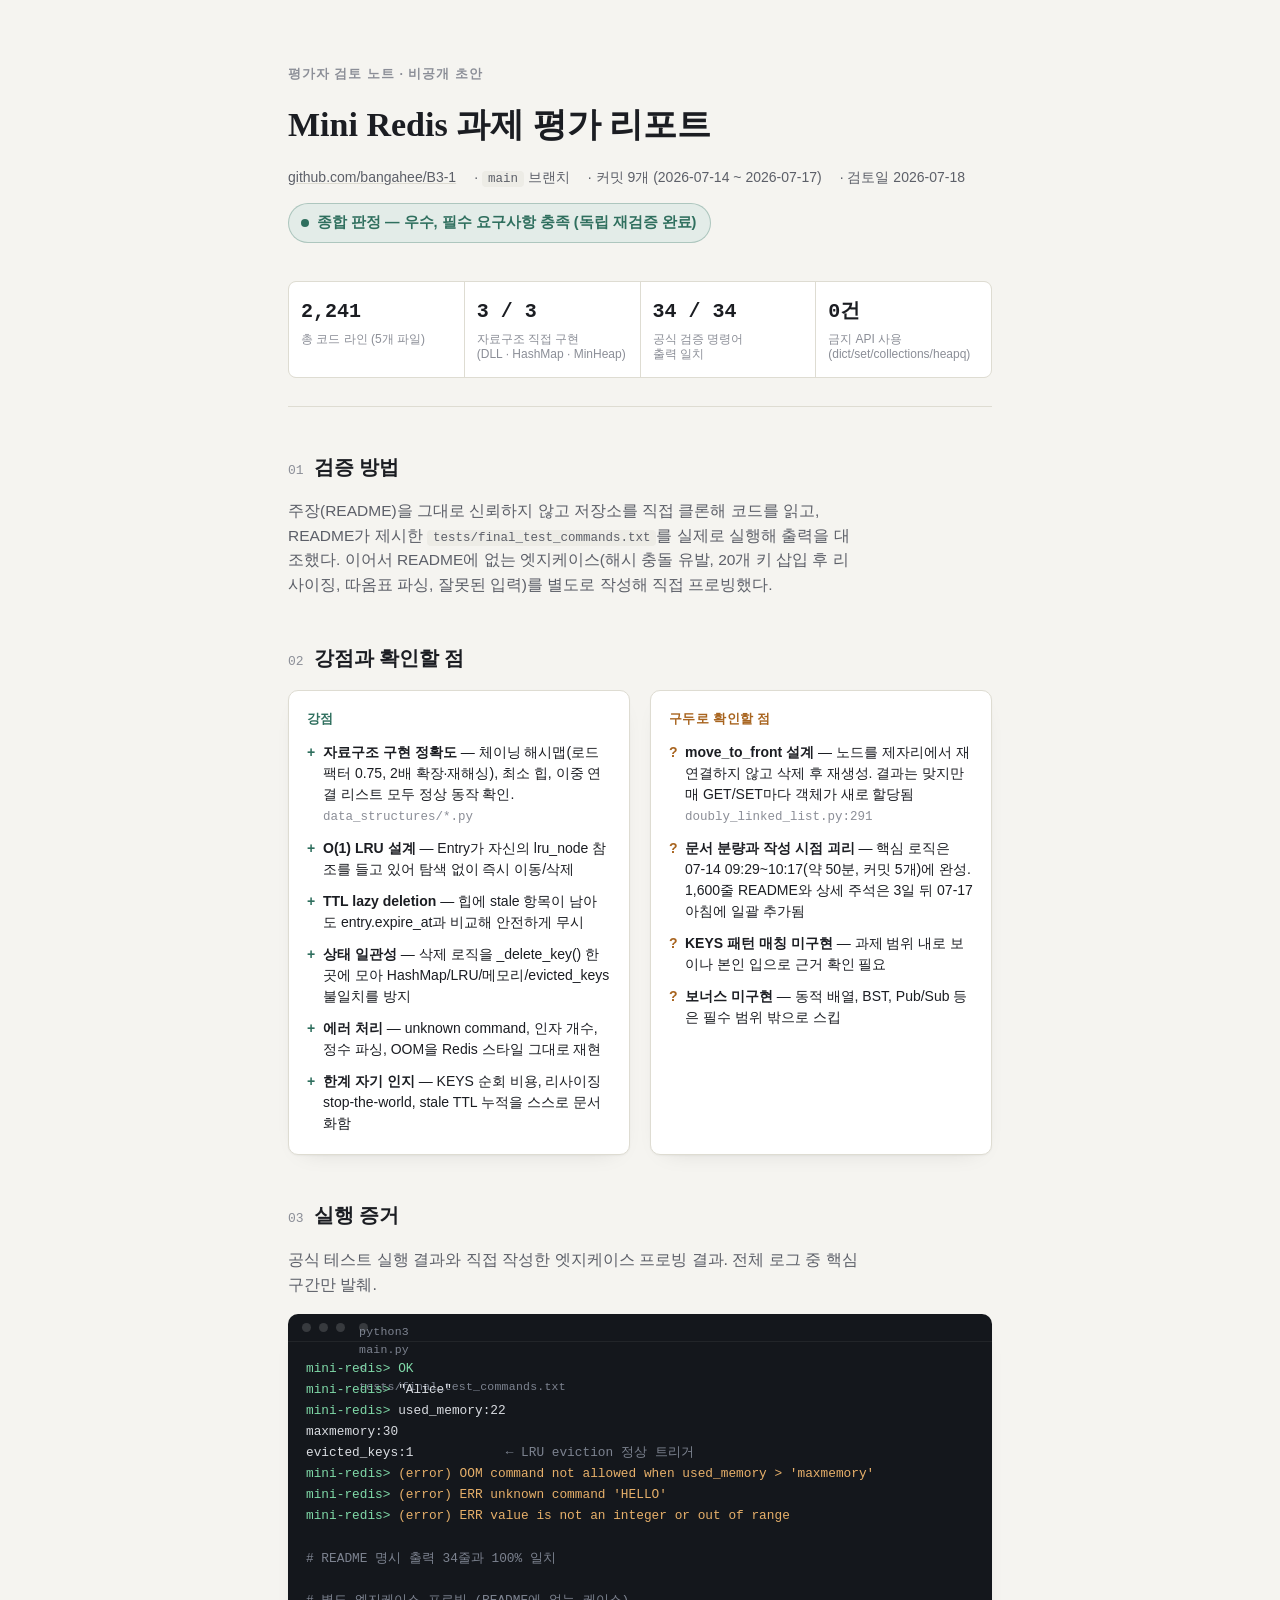
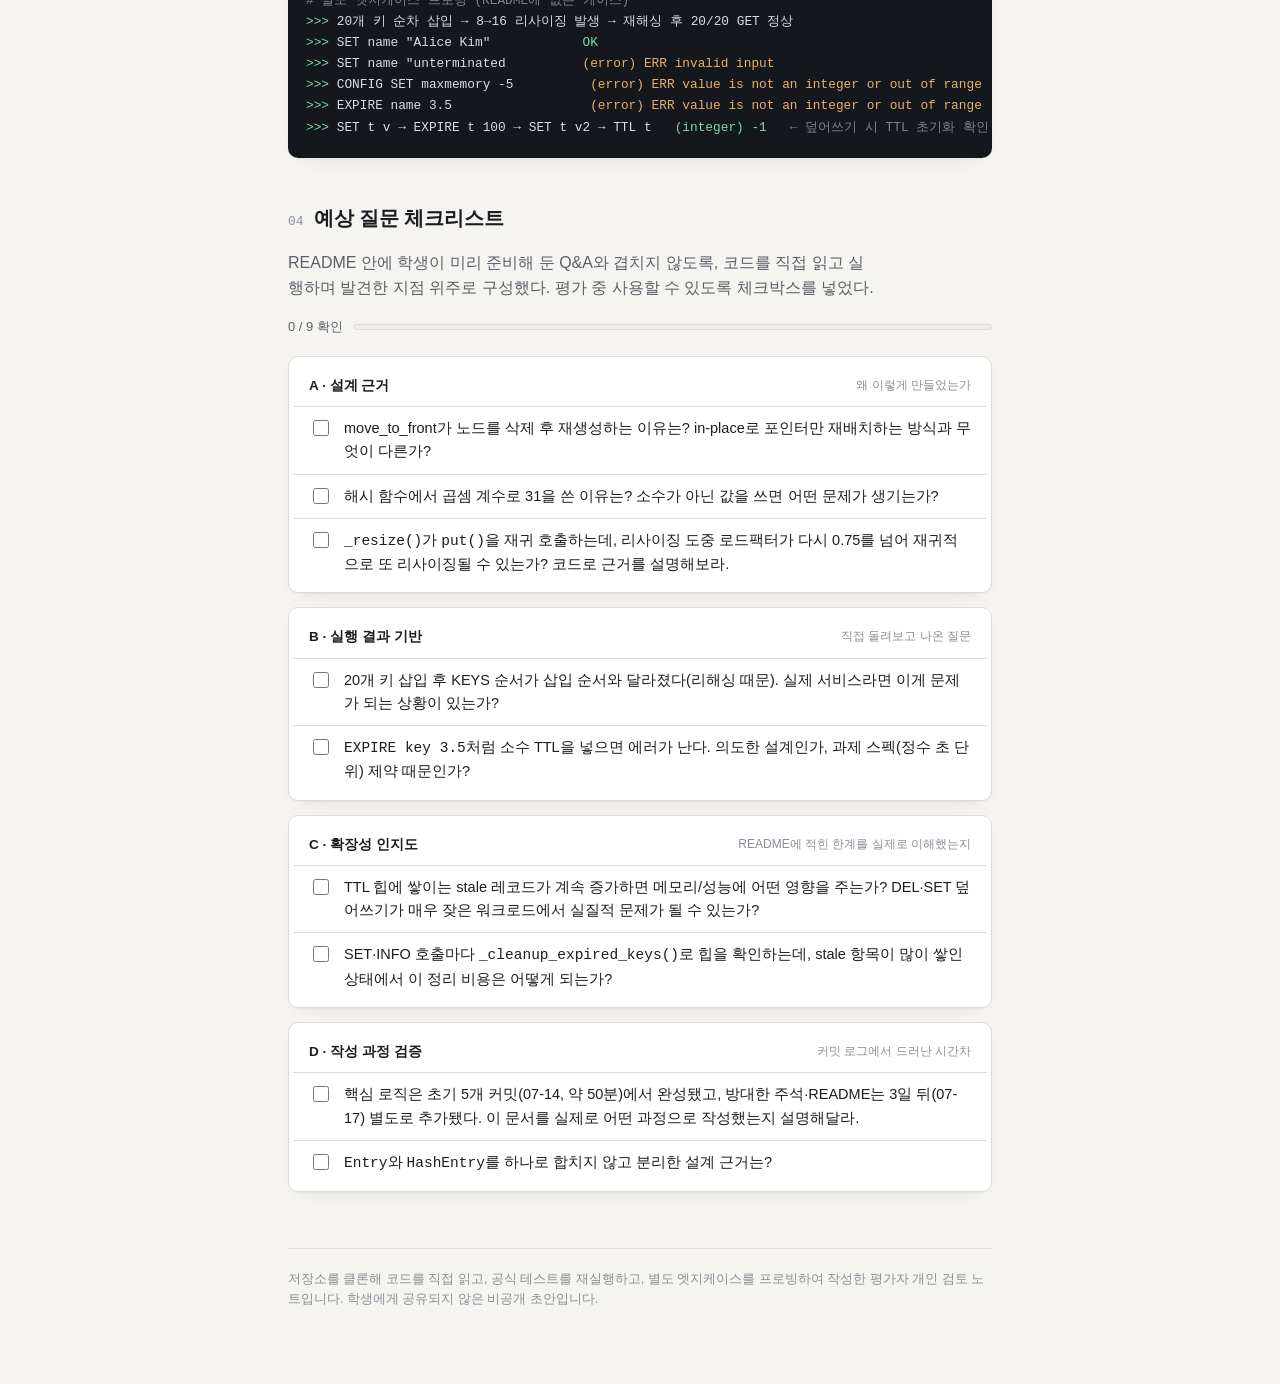
<file: b3-1/평가_반가희.html>
<!doctype html>
<html lang="ko">
<head>
<meta charset="utf-8">
<meta name="viewport" content="width=device-width, initial-scale=1">
<title>Mini Redis 과제 평가 리포트</title>
<style>
  :root{
    --bg: #f5f4f0;
    --surface: #ffffff;
    --surface-2: #edece6;
    --ink: #1b1d22;
    --ink-muted: #5c5f68;
    --ink-faint: #8b8e97;
    --border: #dedcd2;
    --accent: #2f6f5e;
    --accent-ink: #ffffff;
    --accent-tint: #e3ece8;
    --warn: #a8641f;
    --warn-tint: #f4e9dc;
    --code-bg: #14171c;
    --code-ink: #d9dce1;
    --code-faint: #7d8390;
    --code-accent: #7fd9a8;
    --code-warn: #e7b06a;
    --shadow: 0 1px 2px rgba(20,20,15,0.04), 0 8px 24px -16px rgba(20,20,15,0.18);
  }
  @media (prefers-color-scheme: dark){
    :root{
      --bg: #15171b;
      --surface: #1c1f24;
      --surface-2: #23262c;
      --ink: #eceef1;
      --ink-muted: #a2a7b1;
      --ink-faint: #6d727c;
      --border: #2c2f36;
      --accent: #7fd9a8;
      --accent-ink: #0f1a15;
      --accent-tint: #1c2822;
      --warn: #e7b06a;
      --warn-tint: #2b2318;
      --code-bg: #0d0f12;
      --code-ink: #d9dce1;
      --code-faint: #666b76;
      --code-accent: #7fd9a8;
      --code-warn: #e7b06a;
      --shadow: 0 1px 2px rgba(0,0,0,0.3), 0 8px 24px -16px rgba(0,0,0,0.5);
    }
  }
  *{ box-sizing: border-box; }
  html,body{ margin:0; padding:0; }
  body{
    background: var(--bg);
    color: var(--ink);
    font-family: -apple-system, "Segoe UI", "Noto Sans KR", "Apple SD Gothic Neo", Helvetica, Arial, sans-serif;
    line-height: 1.6;
    -webkit-font-smoothing: antialiased;
  }
  @media (prefers-reduced-motion: reduce){
    *{ animation-duration: 0.001ms !important; transition-duration: 0.001ms !important; }
  }

  .page{
    max-width: 760px;
    margin: 0 auto;
    padding: clamp(28px, 6vw, 64px) clamp(18px, 5vw, 28px) 80px;
  }

  h1,h2,h3{
    font-family: ui-serif, Georgia, "Iowan Old Style", "Noto Serif KR", "Nanum Myeongjo", serif;
    text-wrap: balance;
    color: var(--ink);
    margin: 0;
  }

  header{
    display: flex;
    flex-direction: column;
    gap: 14px;
    padding-bottom: 28px;
    border-bottom: 1px solid var(--border);
  }
  .eyebrow{
    font-size: 12.5px;
    letter-spacing: 0.08em;
    text-transform: uppercase;
    color: var(--ink-faint);
    font-weight: 600;
  }
  h1{ font-size: clamp(26px, 4.4vw, 34px); font-weight: 600; }
  .meta-row{
    display: flex;
    flex-wrap: wrap;
    gap: 8px 18px;
    font-size: 14px;
    color: var(--ink-muted);
  }
  .meta-row a{ color: var(--ink-muted); text-decoration-color: var(--border); }
  .meta-row code{
    font-family: ui-monospace, SFMono-Regular, Menlo, Consolas, monospace;
    background: var(--surface-2);
    padding: 1px 6px;
    border-radius: 4px;
    font-size: 12.5px;
  }
  .verdict{
    display: inline-flex;
    align-items: center;
    gap: 8px;
    width: fit-content;
    padding: 7px 14px 7px 12px;
    border-radius: 999px;
    background: var(--accent-tint);
    color: var(--accent);
    font-weight: 600;
    font-size: 14.5px;
    border: 1px solid rgba(47,111,94,0.3);
  }
  .verdict .dot{ width: 8px; height: 8px; border-radius: 50%; background: var(--accent); flex: none; }

  .stats{
    display: grid;
    grid-template-columns: repeat(4, 1fr);
    gap: 1px;
    background: var(--border);
    border: 1px solid var(--border);
    border-radius: 8px;
    overflow: hidden;
    margin-top: 24px;
  }
  .stat{
    background: var(--surface);
    padding: 14px 12px;
    display: flex;
    flex-direction: column;
    gap: 4px;
  }
  .stat .v{
    font-family: ui-monospace, SFMono-Regular, Menlo, Consolas, monospace;
    font-variant-numeric: tabular-nums;
    font-size: 20px;
    font-weight: 600;
    color: var(--ink);
  }
  .stat .l{ font-size: 12px; color: var(--ink-faint); line-height: 1.3; }
  @media (max-width: 560px){ .stats{ grid-template-columns: repeat(2,1fr); } }

  section{ margin-top: 44px; }
  .sec-head{
    display: flex;
    align-items: baseline;
    gap: 10px;
    margin-bottom: 16px;
  }
  .sec-num{
    font-family: ui-monospace, SFMono-Regular, Menlo, Consolas, monospace;
    font-size: 13px;
    color: var(--ink-faint);
    font-variant-numeric: tabular-nums;
  }
  h2{ font-size: 20px; font-weight: 600; }
  p{ color: var(--ink-muted); max-width: 66ch; }
  .lede{ font-size: 15.5px; }

  .verdict-grid{
    display: grid;
    grid-template-columns: 1fr 1fr;
    gap: 20px;
    margin-top: 16px;
  }
  @media (max-width: 620px){ .verdict-grid{ grid-template-columns: 1fr; } }
  .vcol{
    background: var(--surface);
    border: 1px solid var(--border);
    border-radius: 10px;
    padding: 18px 18px 20px;
    box-shadow: var(--shadow);
  }
  .vcol h3{
    font-family: inherit;
    font-size: 13px;
    letter-spacing: 0.03em;
    text-transform: uppercase;
    font-weight: 700;
    margin-bottom: 12px;
  }
  .vcol.good h3{ color: var(--accent); }
  .vcol.watch h3{ color: var(--warn); }
  .vcol ul{ margin:0; padding: 0; list-style: none; display:flex; flex-direction:column; gap: 11px; }
  .vcol li{
    font-size: 14px;
    color: var(--ink);
    padding-left: 16px;
    position: relative;
    line-height: 1.5;
  }
  .vcol.good li::before{ content:"+"; position:absolute; left:0; color: var(--accent); font-weight:700; }
  .vcol.watch li::before{ content:"?"; position:absolute; left:0; color: var(--warn); font-weight:700; }
  .vcol li b{ font-weight: 600; }
  .vcol li .file{
    font-family: ui-monospace, SFMono-Regular, Menlo, Consolas, monospace;
    font-size: 12.5px;
    color: var(--ink-faint);
  }

  .terminal{
    background: var(--code-bg);
    border-radius: 10px;
    overflow: hidden;
    box-shadow: var(--shadow);
  }
  .terminal .bar{
    display:flex; align-items:center; gap: 8px;
    padding: 9px 14px;
    border-bottom: 1px solid rgba(255,255,255,0.06);
  }
  .terminal .bar span{ width:9px; height:9px; border-radius:50%; background: rgba(255,255,255,0.15); }
  .terminal .bar .label{
    margin-left: 6px;
    font-family: ui-monospace, SFMono-Regular, Menlo, Consolas, monospace;
    font-size: 11.5px;
    color: var(--code-faint);
    letter-spacing: 0.02em;
  }
  .terminal pre{
    margin: 0;
    padding: 16px 18px 20px;
    overflow-x: auto;
    font-family: ui-monospace, SFMono-Regular, Menlo, Consolas, monospace;
    font-size: 12.8px;
    line-height: 1.65;
    color: var(--code-ink);
  }
  .terminal .prompt{ color: var(--code-accent); }
  .terminal .out{ color: var(--code-ink); }
  .terminal .ok{ color: var(--code-accent); }
  .terminal .err{ color: var(--code-warn); }
  .terminal .cmt{ color: var(--code-faint); }

  .qgroup{
    background: var(--surface);
    border: 1px solid var(--border);
    border-radius: 10px;
    padding: 6px 4px;
    margin-bottom: 14px;
    box-shadow: var(--shadow);
  }
  .qgroup-head{
    display:flex; justify-content: space-between; align-items:center;
    padding: 12px 16px 10px;
  }
  .qgroup-head h3{
    font-family: inherit;
    font-size: 13.5px;
    font-weight: 700;
    color: var(--ink);
  }
  .qgroup-head .why{
    font-size: 12px;
    color: var(--ink-faint);
  }
  .q{
    display: flex;
    gap: 12px;
    align-items: flex-start;
    padding: 10px 16px;
    border-top: 1px solid var(--border);
    cursor: pointer;
  }
  .q input{
    margin-top: 3px;
    width: 16px; height: 16px;
    accent-color: var(--accent);
    flex: none;
    cursor: pointer;
  }
  .q .qtext{ font-size: 14.5px; color: var(--ink); }
  .q.done .qtext{ color: var(--ink-faint); text-decoration: line-through; text-decoration-color: var(--border); }
  .q:focus-within{ outline: 2px solid var(--accent); outline-offset: -2px; border-radius: 4px; }

  .progress-wrap{
    display:flex; align-items:center; gap:10px;
    font-size: 13px; color: var(--ink-muted);
    margin-bottom: 18px;
    font-variant-numeric: tabular-nums;
  }
  .progress-track{
    flex:1; height:6px; border-radius:999px; background: var(--surface-2);
    overflow:hidden; border: 1px solid var(--border);
  }
  .progress-fill{
    height:100%; width:0%; background: var(--accent);
    transition: width 0.25s ease;
  }

  footer{
    margin-top: 56px;
    padding-top: 20px;
    border-top: 1px solid var(--border);
    font-size: 12.5px;
    color: var(--ink-faint);
  }
</style>
</head>
<body>

<div class="page">

  <header>
    <div class="eyebrow">평가자 검토 노트 · 비공개 초안</div>
    <h1>Mini Redis 과제 평가 리포트</h1>
    <div class="meta-row">
      <span><a href="https://github.com/bangahee/B3-1/tree/main" target="_blank" rel="noopener">github.com/bangahee/B3-1</a></span>
      <span>· <code>main</code> 브랜치</span>
      <span>· 커밋 9개 (2026-07-14 ~ 2026-07-17)</span>
      <span>· 검토일 2026-07-18</span>
    </div>
    <div class="verdict"><span class="dot"></span>종합 판정 — 우수, 필수 요구사항 충족 (독립 재검증 완료)</div>

    <div class="stats">
      <div class="stat"><div class="v">2,241</div><div class="l">총 코드 라인 (5개 파일)</div></div>
      <div class="stat"><div class="v">3 / 3</div><div class="l">자료구조 직접 구현<br>(DLL · HashMap · MinHeap)</div></div>
      <div class="stat"><div class="v">34 / 34</div><div class="l">공식 검증 명령어<br>출력 일치</div></div>
      <div class="stat"><div class="v">0건</div><div class="l">금지 API 사용<br>(dict/set/collections/heapq)</div></div>
    </div>
  </header>

  <section>
    <div class="sec-head"><span class="sec-num">01</span><h2>검증 방법</h2></div>
    <p class="lede">주장(README)을 그대로 신뢰하지 않고 저장소를 직접 클론해 코드를 읽고, README가 제시한 <code style="font-family:ui-monospace,monospace;background:var(--surface-2);padding:1px 6px;border-radius:4px;font-size:12.5px;">tests/final_test_commands.txt</code>를 실제로 실행해 출력을 대조했다. 이어서 README에 없는 엣지케이스(해시 충돌 유발, 20개 키 삽입 후 리사이징, 따옴표 파싱, 잘못된 입력)를 별도로 작성해 직접 프로빙했다.</p>
  </section>

  <section>
    <div class="sec-head"><span class="sec-num">02</span><h2>강점과 확인할 점</h2></div>
    <div class="verdict-grid">
      <div class="vcol good">
        <h3>강점</h3>
        <ul>
          <li><b>자료구조 구현 정확도</b> — 체이닝 해시맵(로드팩터 0.75, 2배 확장·재해싱), 최소 힙, 이중 연결 리스트 모두 정상 동작 확인. <span class="file">data_structures/*.py</span></li>
          <li><b>O(1) LRU 설계</b> — Entry가 자신의 <code style="font-family:inherit">lru_node</code> 참조를 들고 있어 탐색 없이 즉시 이동/삭제</li>
          <li><b>TTL lazy deletion</b> — 힙에 stale 항목이 남아도 <code style="font-family:inherit">entry.expire_at</code>과 비교해 안전하게 무시</li>
          <li><b>상태 일관성</b> — 삭제 로직을 <code style="font-family:inherit">_delete_key()</code> 한 곳에 모아 HashMap/LRU/메모리/evicted_keys 불일치를 방지</li>
          <li><b>에러 처리</b> — unknown command, 인자 개수, 정수 파싱, OOM을 Redis 스타일 그대로 재현</li>
          <li><b>한계 자기 인지</b> — KEYS 순회 비용, 리사이징 stop-the-world, stale TTL 누적을 스스로 문서화함</li>
        </ul>
      </div>
      <div class="vcol watch">
        <h3>구두로 확인할 점</h3>
        <ul>
          <li><b>move_to_front 설계</b> — 노드를 제자리에서 재연결하지 않고 삭제 후 재생성. 결과는 맞지만 매 GET/SET마다 객체가 새로 할당됨 <span class="file">doubly_linked_list.py:291</span></li>
          <li><b>문서 분량과 작성 시점 괴리</b> — 핵심 로직은 07-14 09:29~10:17(약 50분, 커밋 5개)에 완성. 1,600줄 README와 상세 주석은 3일 뒤 07-17 아침에 일괄 추가됨</li>
          <li><b>KEYS 패턴 매칭 미구현</b> — 과제 범위 내로 보이나 본인 입으로 근거 확인 필요</li>
          <li><b>보너스 미구현</b> — 동적 배열, BST, Pub/Sub 등은 필수 범위 밖으로 스킵</li>
        </ul>
      </div>
    </div>
  </section>

  <section>
    <div class="sec-head"><span class="sec-num">03</span><h2>실행 증거</h2></div>
    <p>공식 테스트 실행 결과와 직접 작성한 엣지케이스 프로빙 결과. 전체 로그 중 핵심 구간만 발췌.</p>
    <div class="terminal">
      <div class="bar"><span></span><span></span><span></span><span class="label">python3 main.py &lt; tests/final_test_commands.txt</span></div>
      <pre><span class="prompt">mini-redis&gt;</span> <span class="ok">OK</span>
<span class="prompt">mini-redis&gt;</span> <span class="out">"Alice"</span>
<span class="prompt">mini-redis&gt;</span> <span class="out">used_memory:22</span>
<span class="out">maxmemory:30</span>
<span class="out">evicted_keys:1</span>            <span class="cmt">← LRU eviction 정상 트리거</span>
<span class="prompt">mini-redis&gt;</span> <span class="err">(error) OOM command not allowed when used_memory &gt; 'maxmemory'</span>
<span class="prompt">mini-redis&gt;</span> <span class="err">(error) ERR unknown command 'HELLO'</span>
<span class="prompt">mini-redis&gt;</span> <span class="err">(error) ERR value is not an integer or out of range</span>

<span class="cmt"># README 명시 출력 34줄과 100% 일치</span>

<span class="cmt"># 별도 엣지케이스 프로빙 (README에 없는 케이스)</span>
<span class="prompt">&gt;&gt;&gt;</span> <span class="out">20개 키 순차 삽입 → 8→16 리사이징 발생 → 재해싱 후 20/20 GET 정상</span>
<span class="prompt">&gt;&gt;&gt;</span> <span class="out">SET name "Alice Kim"</span>            <span class="ok">OK</span>
<span class="prompt">&gt;&gt;&gt;</span> <span class="out">SET name "unterminated</span>          <span class="err">(error) ERR invalid input</span>
<span class="prompt">&gt;&gt;&gt;</span> <span class="out">CONFIG SET maxmemory -5</span>          <span class="err">(error) ERR value is not an integer or out of range</span>
<span class="prompt">&gt;&gt;&gt;</span> <span class="out">EXPIRE name 3.5</span>                  <span class="err">(error) ERR value is not an integer or out of range</span>
<span class="prompt">&gt;&gt;&gt;</span> <span class="out">SET t v → EXPIRE t 100 → SET t v2 → TTL t</span>   <span class="ok">(integer) -1</span>   <span class="cmt">← 덮어쓰기 시 TTL 초기화 확인</span></pre>
    </div>
  </section>

  <section>
    <div class="sec-head"><span class="sec-num">04</span><h2>예상 질문 체크리스트</h2></div>
    <p>README 안에 학생이 미리 준비해 둔 Q&amp;A와 겹치지 않도록, 코드를 직접 읽고 실행하며 발견한 지점 위주로 구성했다. 평가 중 사용할 수 있도록 체크박스를 넣었다.</p>

    <div class="progress-wrap">
      <span id="progress-label">0 / 9 확인</span>
      <div class="progress-track"><div class="progress-fill" id="progress-fill"></div></div>
    </div>

    <div class="qgroup">
      <div class="qgroup-head"><h3>A · 설계 근거</h3><span class="why">왜 이렇게 만들었는가</span></div>
      <label class="q"><input type="checkbox" data-q="1"><span class="qtext">move_to_front가 노드를 삭제 후 재생성하는 이유는? in-place로 포인터만 재배치하는 방식과 무엇이 다른가?</span></label>
      <label class="q"><input type="checkbox" data-q="2"><span class="qtext">해시 함수에서 곱셈 계수로 31을 쓴 이유는? 소수가 아닌 값을 쓰면 어떤 문제가 생기는가?</span></label>
      <label class="q"><input type="checkbox" data-q="3"><span class="qtext"><code style="font-family:ui-monospace,monospace">_resize()</code>가 <code style="font-family:ui-monospace,monospace">put()</code>을 재귀 호출하는데, 리사이징 도중 로드팩터가 다시 0.75를 넘어 재귀적으로 또 리사이징될 수 있는가? 코드로 근거를 설명해보라.</span></label>
    </div>

    <div class="qgroup">
      <div class="qgroup-head"><h3>B · 실행 결과 기반</h3><span class="why">직접 돌려보고 나온 질문</span></div>
      <label class="q"><input type="checkbox" data-q="4"><span class="qtext">20개 키 삽입 후 KEYS 순서가 삽입 순서와 달라졌다(리해싱 때문). 실제 서비스라면 이게 문제가 되는 상황이 있는가?</span></label>
      <label class="q"><input type="checkbox" data-q="5"><span class="qtext"><code style="font-family:ui-monospace,monospace">EXPIRE key 3.5</code>처럼 소수 TTL을 넣으면 에러가 난다. 의도한 설계인가, 과제 스펙(정수 초 단위) 제약 때문인가?</span></label>
    </div>

    <div class="qgroup">
      <div class="qgroup-head"><h3>C · 확장성 인지도</h3><span class="why">README에 적힌 한계를 실제로 이해했는지</span></div>
      <label class="q"><input type="checkbox" data-q="6"><span class="qtext">TTL 힙에 쌓이는 stale 레코드가 계속 증가하면 메모리/성능에 어떤 영향을 주는가? DEL·SET 덮어쓰기가 매우 잦은 워크로드에서 실질적 문제가 될 수 있는가?</span></label>
      <label class="q"><input type="checkbox" data-q="7"><span class="qtext">SET·INFO 호출마다 <code style="font-family:ui-monospace,monospace">_cleanup_expired_keys()</code>로 힙을 확인하는데, stale 항목이 많이 쌓인 상태에서 이 정리 비용은 어떻게 되는가?</span></label>
    </div>

    <div class="qgroup">
      <div class="qgroup-head"><h3>D · 작성 과정 검증</h3><span class="why">커밋 로그에서 드러난 시간차</span></div>
      <label class="q"><input type="checkbox" data-q="8"><span class="qtext">핵심 로직은 초기 5개 커밋(07-14, 약 50분)에서 완성됐고, 방대한 주석·README는 3일 뒤(07-17) 별도로 추가됐다. 이 문서를 실제로 어떤 과정으로 작성했는지 설명해달라.</span></label>
      <label class="q"><input type="checkbox" data-q="9"><span class="qtext"><code style="font-family:ui-monospace,monospace">Entry</code>와 <code style="font-family:ui-monospace,monospace">HashEntry</code>를 하나로 합치지 않고 분리한 설계 근거는?</span></label>
    </div>
  </section>

  <footer>
    저장소를 클론해 코드를 직접 읽고, 공식 테스트를 재실행하고, 별도 엣지케이스를 프로빙하여 작성한 평가자 개인 검토 노트입니다. 학생에게 공유되지 않은 비공개 초안입니다.
  </footer>

</div>

<script>
  (function(){
    var boxes = Array.prototype.slice.call(document.querySelectorAll('.q input[type="checkbox"]'));
    var fill = document.getElementById('progress-fill');
    var label = document.getElementById('progress-label');
    function update(){
      var done = boxes.filter(function(b){ return b.checked; }).length;
      fill.style.width = (done / boxes.length * 100) + '%';
      label.textContent = done + ' / ' + boxes.length + ' 확인';
    }
    boxes.forEach(function(b){
      b.addEventListener('change', function(){
        b.closest('.q').classList.toggle('done', b.checked);
        update();
      });
    });
    update();
  })();
</script>
</body>
</html>
</file>
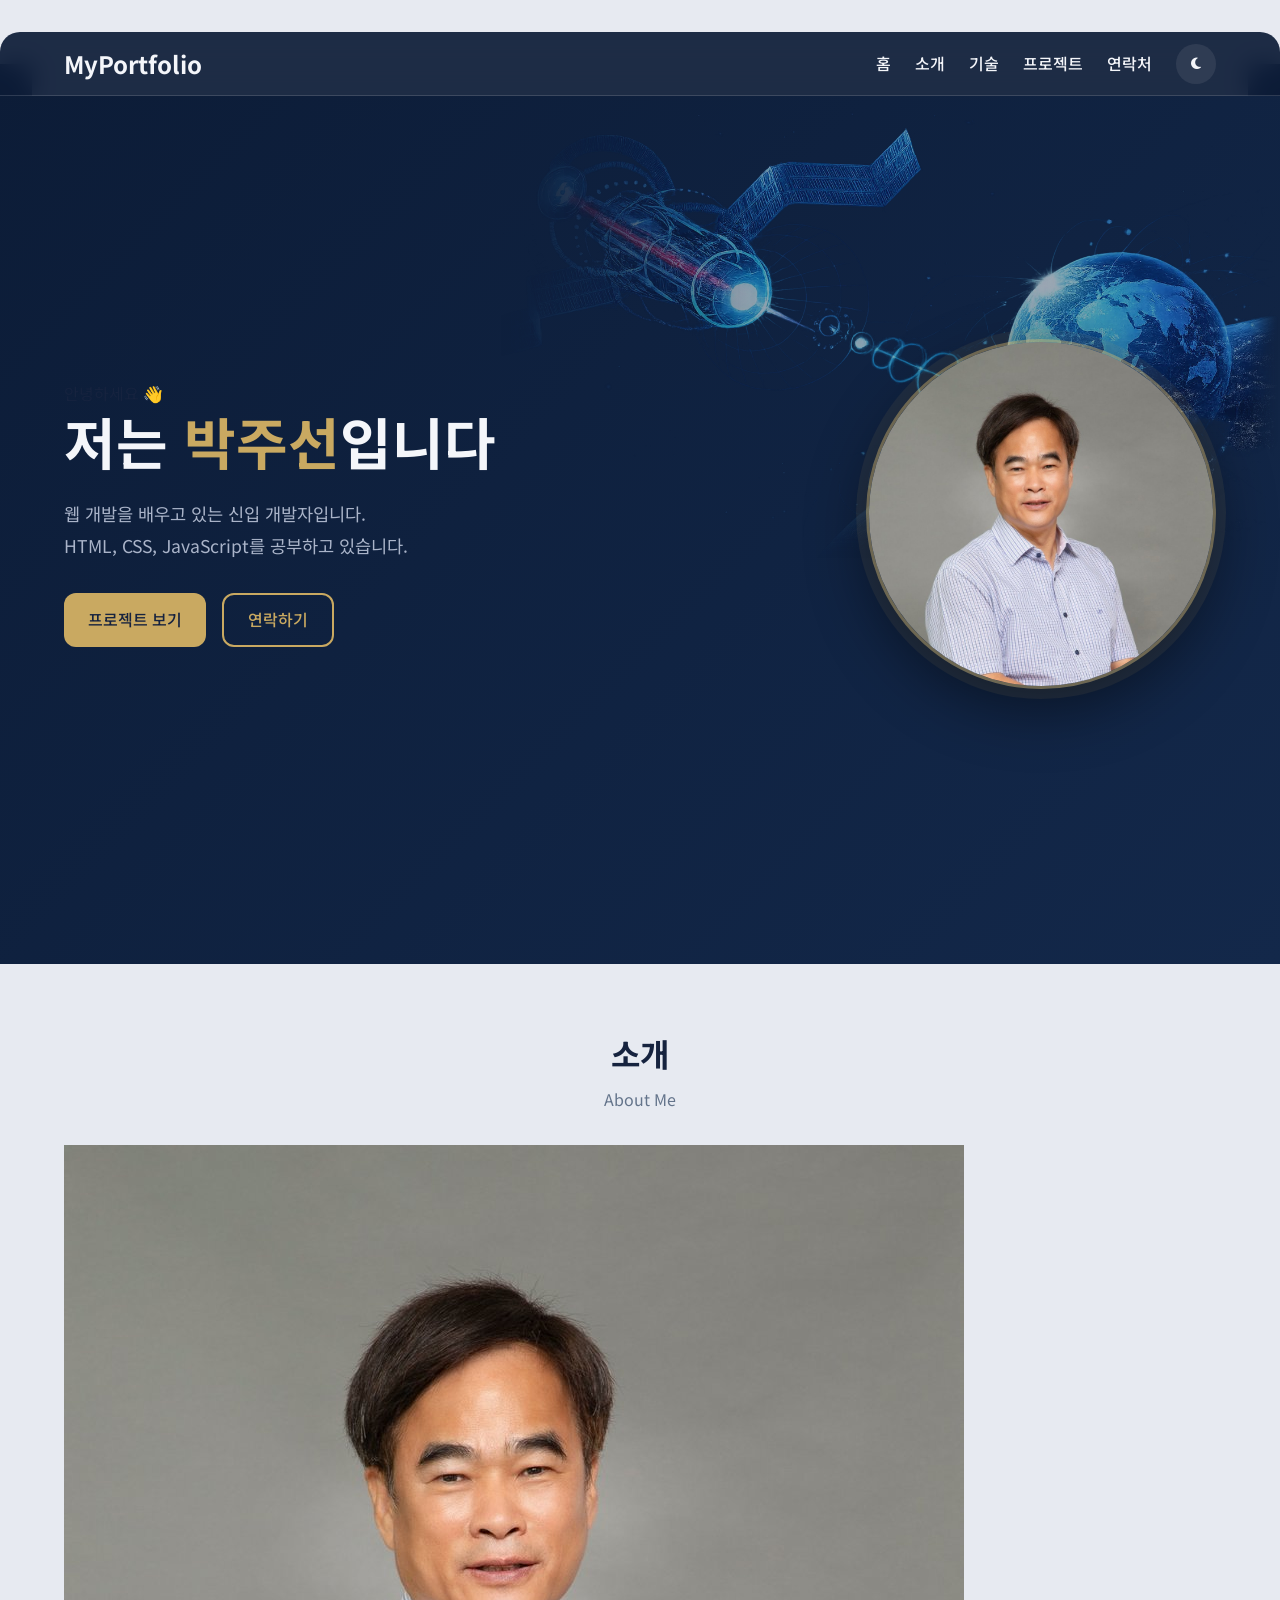
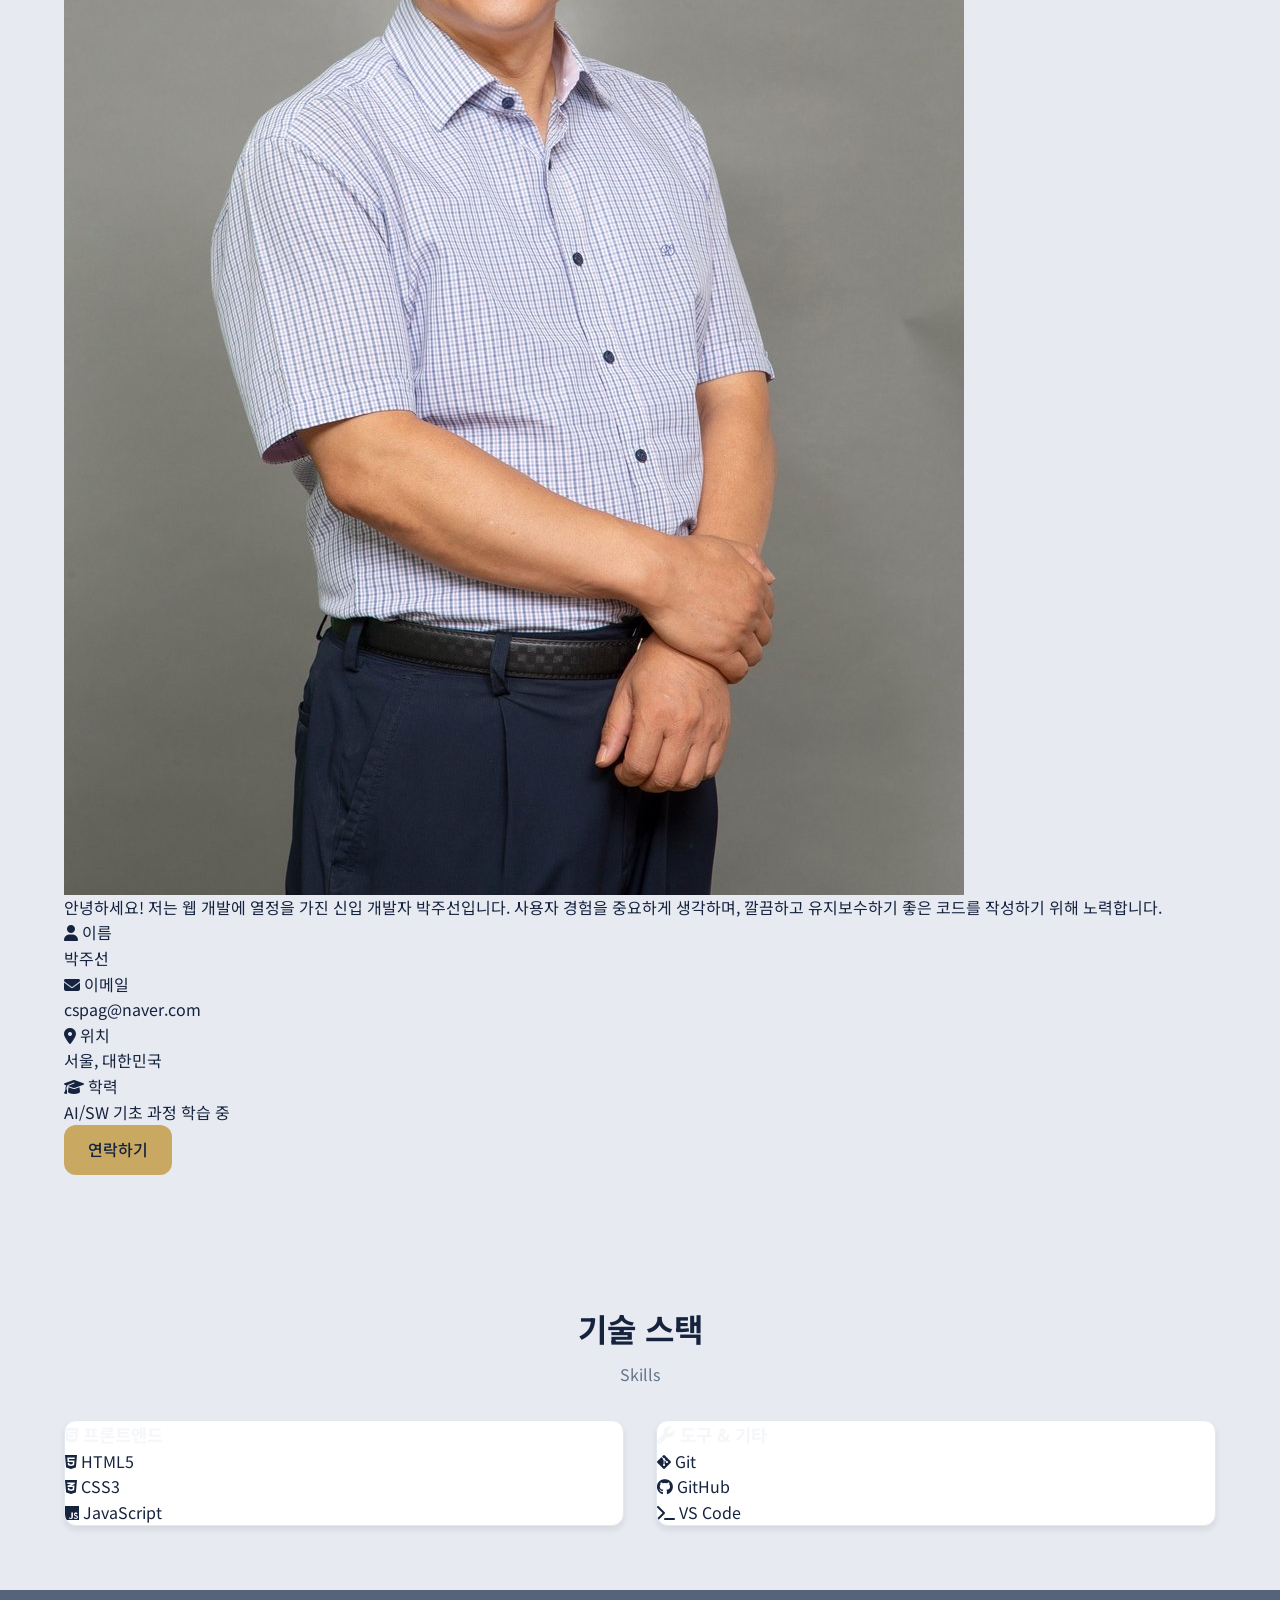
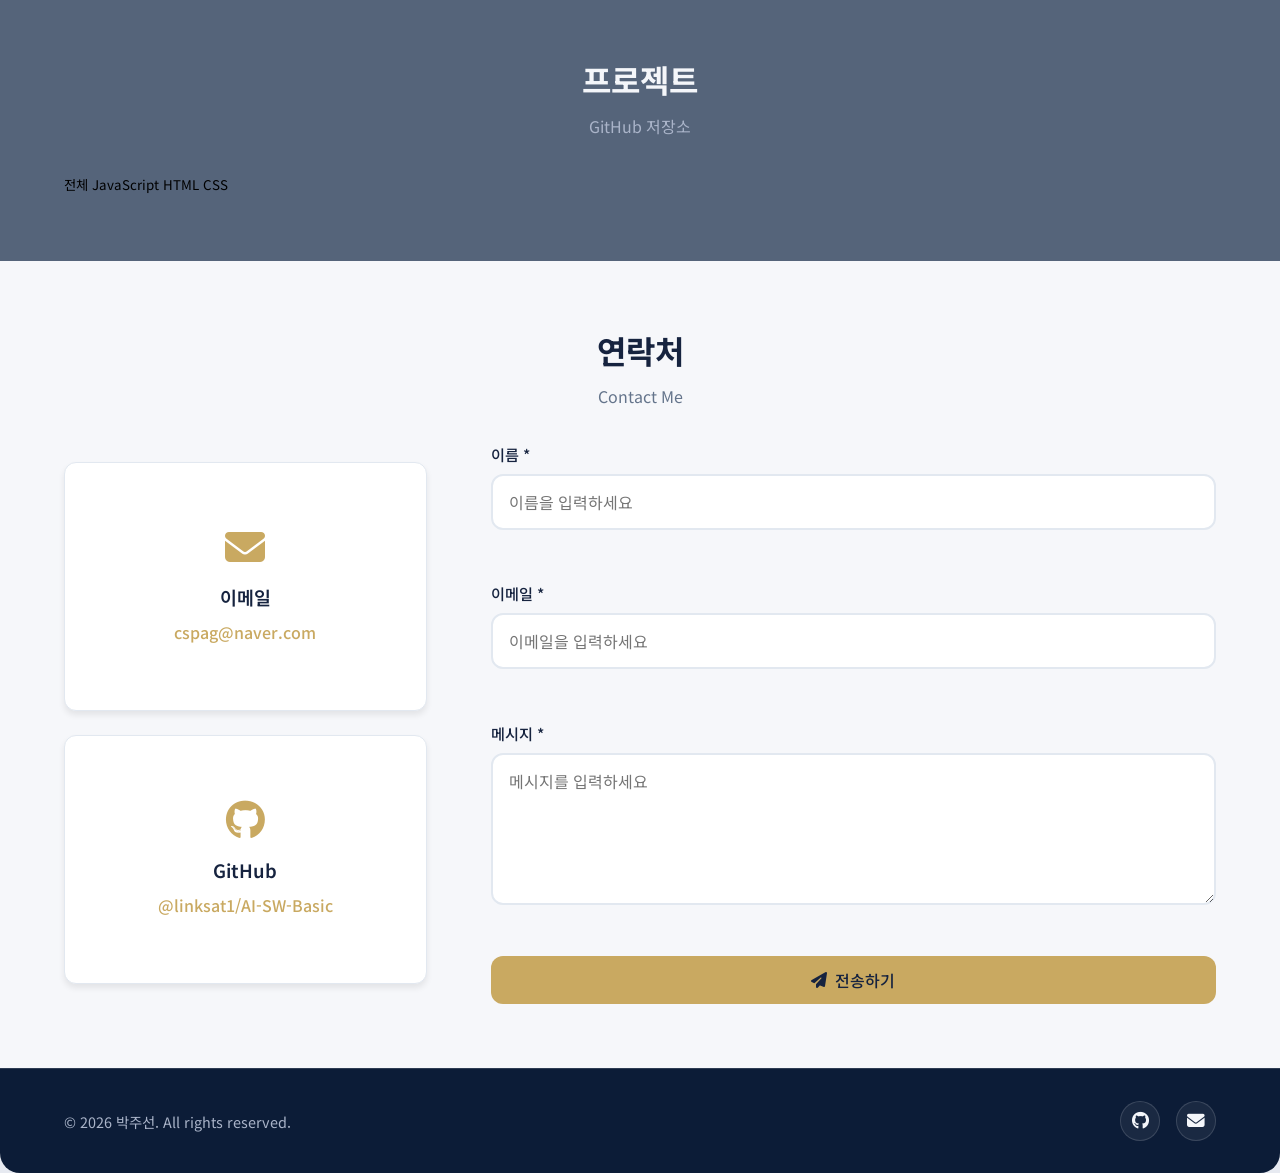
<file: b4-1/portfolio/index.old.html>
<!--
  [OLD VERSION / 보관용]
  EmailJS 문의 폼 연동과 프로젝트 시연 영상 추가 이전 버전.
  현재 배포 중인 페이지는 index.html 을 참고할 것.
-->
<!DOCTYPE html>
<!--
  <!DOCTYPE html> : 이 파일이 HTML5 문서임을 브라우저에게 알려준다.
  반드시 파일의 맨 첫 줄에 와야 한다.
-->

<html lang="ko">
<!--
  <html> : 모든 HTML 내용을 감싸는 최상위 태그.
  lang="ko" : 이 페이지의 언어가 한국어임을 명시. 검색엔진과 스크린리더가 활용한다.
-->

<head>
  <!--
    <head> : 브라우저에는 보이지 않는 "설정" 영역.
    페이지 제목, CSS 연결, 문자 인코딩 등을 선언한다.
  -->

  <meta charset="UTF-8" />
  <!--
    <meta charset="UTF-8"> : 한글이 깨지지 않도록 문자 인코딩을 UTF-8로 설정.
    이 줄이 없으면 한국어가 이상하게 보일 수 있다.
  -->

  <meta name="viewport" content="width=device-width, initial-scale=1.0" />
  <!--
    viewport 설정 : 모바일 반응형 디자인을 위해 반드시 필요하다.
    - width=device-width  : 페이지 너비를 기기의 실제 화면 너비에 맞춘다.
    - initial-scale=1.0   : 처음 로드될 때 확대/축소 비율을 1배(기본)로 설정.
    이 줄이 없으면 모바일에서 PC 화면처럼 작게 보인다.
  -->

  <title>나의 포트폴리오 (Old)</title>
  <!--
    <title> : 브라우저 탭에 표시되는 페이지 제목.
    검색 결과에도 이 제목이 나타난다.
  -->

  <!-- ===== 외부 폰트 연결 (Google Fonts) ===== -->
  <link rel="preconnect" href="https://fonts.googleapis.com" />
  <link rel="preconnect" href="https://fonts.gstatic.com" crossorigin />
  <link href="https://fonts.googleapis.com/css2?family=Noto+Sans+KR:wght@300;400;500;700&display=swap" rel="stylesheet" />
  <!--
    Google Fonts에서 'Noto Sans KR' 폰트를 불러온다.
    - rel="preconnect" : 폰트 서버에 미리 연결해 로딩 속도를 높인다.
    - wght@300;400;500;700 : 사용할 폰트 굵기(weight)를 지정한다.
      300=얇게, 400=기본, 500=중간, 700=굵게
  -->

  <!-- ===== 아이콘 연결 (Font Awesome) ===== -->
  <link rel="stylesheet" href="https://cdnjs.cloudflare.com/ajax/libs/font-awesome/6.4.0/css/all.min.css" />
  <!--
    Font Awesome : 아이콘을 텍스트처럼 사용할 수 있는 라이브러리.
    <i class="fa-brands fa-github"></i> 처럼 사용한다.
  -->

  <!-- ===== 내 CSS 파일 연결 ===== -->
  <link rel="stylesheet" href="css/style.css?v=20260627-2" />
  <!--
    <link rel="stylesheet"> : 외부 CSS 파일을 연결한다.
    href="css/style.css" : 현재 폴더의 css 폴더 안에 있는 style.css 파일을 가리킨다.
    반드시 <head> 안에 넣어야 한다. (JS는 <body> 끝에 넣는 것과 다름)
  -->
</head>

<body>
  <!--
    <body> : 실제로 브라우저 화면에 보이는 모든 내용이 여기에 들어간다.
  -->

  <!-- ===================================================
       HEADER & NAVIGATION
       - 화면 상단에 고정되는 로고 + 메뉴 영역
       =================================================== -->
  <header class="header" id="header">
    <!--
      <header> : 시맨틱 태그. 페이지 또는 섹션의 "머리글"을 나타낸다.
      class="header" : CSS에서 스타일을 적용할 때 사용하는 이름표.
      id="header"    : JavaScript에서 이 요소를 선택할 때 사용하는 고유 이름.
                       id는 페이지에서 딱 하나만 존재해야 한다.
    -->

    <nav class="nav container">
      <!--
        <nav> : 시맨틱 태그. "네비게이션(메뉴)" 영역임을 나타낸다.
        class="nav container" : 두 개의 클래스를 동시에 적용한다.
          - nav    : 네비게이션 스타일
          - container : 가운데 정렬 + 최대 너비 제한 스타일 (재사용 가능)
      -->

      <!-- 로고 -->
      <a href="#home" class="nav__logo">
        <!--
          <a href="#home"> : 앵커 링크. href에 #을 붙이면 같은 페이지 내의 id로 이동한다.
          #home을 클릭하면 id="home"인 요소로 부드럽게 스크롤된다.
          (CSS에서 scroll-behavior: smooth 설정 필요)
        -->
        MyPortfolio
      </a>

      <!-- 모바일 햄버거 버튼 -->
      <button class="nav__hamburger" id="hamburger" aria-label="메뉴 열기">
        <!--
          <button> : 클릭 가능한 버튼. 키보드로도 접근 가능하다.
          aria-label : 시각 장애인용 스크린리더가 읽어주는 설명. 접근성(Accessibility)을 위해 필요.
          id="hamburger" : JS에서 클릭 이벤트를 연결할 때 사용.
        -->
        <span></span>
        <span></span>
        <span></span>
        <!-- span 세 개 = 햄버거 아이콘의 세 줄 -->
      </button>

      <!-- 메뉴 목록 -->
      <ul class="nav__menu" id="nav-menu">
        <!--
          <ul> : 순서 없는 목록(Unordered List). 메뉴 항목들의 묶음.
          <li> 태그를 자식으로 가진다.
        -->
        <li class="nav__item">
          <a href="#home" class="nav__link">홈</a>
          <!--
            href="#home" : 아이디가 "home"인 요소로 이동하는 앵커 링크.
            아래 <section id="home"> 과 연결된다.
          -->
        </li>
        <li class="nav__item"><a href="#about" class="nav__link">소개</a></li>
        <li class="nav__item"><a href="#skills" class="nav__link">기술</a></li>
        <li class="nav__item"><a href="#projects" class="nav__link">프로젝트</a></li>
        <li class="nav__item"><a href="#contact" class="nav__link">연락처</a></li>

        <!-- 다크 모드 토글 버튼 -->
        <li class="nav__item">
          <button class="theme-toggle" id="theme-toggle" aria-label="다크 모드 전환">
            <i class="fa-solid fa-moon" id="theme-icon"></i>
            <!--
              <i class="fa-solid fa-moon"> : Font Awesome 아이콘.
              fa-solid = 채워진 스타일, fa-moon = 달 모양 아이콘.
              JS에서 이 클래스를 변경해 해/달 아이콘을 토글한다.
            -->
          </button>
        </li>
      </ul>
    </nav>
  </header>


  <!-- ===================================================
       MAIN : 페이지의 핵심 콘텐츠 영역
       =================================================== -->
  <main>
    <!--
      <main> : 시맨틱 태그. 페이지의 주요 콘텐츠를 감싼다.
      header, footer를 제외한 핵심 내용이 여기에 들어간다.
      한 페이지에 하나만 사용해야 한다.
    -->

    <!-- ===== HERO 섹션 ===== -->
    <section class="hero section" id="home">
      <!--
        <section> : 시맨틱 태그. 주제별로 콘텐츠를 묶는 구역.
        id="home"  : 네비게이션의 href="#home" 앵커 링크와 연결된다.
        class="hero section" : hero 스타일 + 공통 section 스타일 적용.
      -->
      <div class="hero__container container">
        <div class="hero__text">
          <p class="hero__greeting">안녕하세요 👋</p>
          <h1 class="hero__title">
            <!--
              <h1> : Heading 1. 페이지에서 가장 중요한 제목.
              h1은 한 페이지에 하나만 쓰는 것이 SEO(검색엔진 최적화)에 좋다.
            -->
            저는 <span id="typing-text" class="hero__name"></span>입니다
            <!--
              <span> : 인라인 요소를 감싸는 태그. 특정 텍스트에만 스타일을 주거나
              JS로 조작할 때 사용한다. div와 달리 줄바꿈이 없다.
              id="typing-text" : JS의 타이핑 효과에서 이 요소에 글자를 넣는다.
            -->
          </h1>
          <p class="hero__subtitle">
            웹 개발을 배우고 있는 신입 개발자입니다.<br />
            <!--
              <br /> : 줄바꿈. 텍스트 중간에 줄을 바꿀 때 사용한다.
              (단락 구분은 <p> 태그를 사용하는 것이 더 적절하다)
            -->
            HTML, CSS, JavaScript를 공부하고 있습니다.
          </p>

          <!-- CTA(Call To Action) 버튼들 -->
          <div class="hero__buttons">
            <a href="#projects" class="btn btn--primary">프로젝트 보기</a>
            <!--
              <a> 태그에 btn 클래스를 적용해 버튼처럼 스타일을 준다.
              btn--primary : BEM 방식의 클래스 이름. (수정자 modifier)
              BEM = Block__Element--Modifier 패턴으로 CSS 클래스명을 짓는 방법.
            -->
            <a href="#contact" class="btn btn--outline">연락하기</a>
          </div>
        </div>

        <div class="hero__image">
          <img
            src="images/profile.jpg"
            alt="박주선의 프로필 사진"
            class="hero__img"
          />
          <!--
            <img> : 이미지를 삽입하는 태그. 닫는 태그가 없다 (self-closing).
            src="images/profile.jpg" : 이미지 파일의 경로.
            alt="박주선의 프로필 사진" : 이미지가 로드되지 않거나
              스크린리더가 읽을 때 표시되는 대체 텍스트. 반드시 작성해야 한다!
          -->
        </div>
      </div>
    </section>


    <!-- ===== ABOUT 섹션 ===== -->
    <section class="about section" id="about">
      <div class="container">
        <h2 class="section__title">소개</h2>
        <!--
          <h2> : Heading 2. h1 다음으로 중요한 제목.
          섹션 제목에는 h2를 사용하는 것이 일반적이다.
        -->
        <p class="section__subtitle">About Me</p>

        <div class="about__container">
          <div class="about__image">
            <img
              src="images/profile.jpg"
              alt="박주선 프로필"
              class="about__img"
            />
          </div>

          <div class="about__info">
            <p class="about__description">
              안녕하세요! 저는 웹 개발에 열정을 가진 신입 개발자 박주선입니다.
              사용자 경험을 중요하게 생각하며, 깔끔하고 유지보수하기 좋은
              코드를 작성하기 위해 노력합니다.
            </p>

            <div class="about__details">
              <!--
                <dl> : 정의 목록(Definition List). 용어와 설명의 쌍으로 이루어진 목록.
                <dt> : 용어(Definition Term)
                <dd> : 설명(Definition Description)
              -->
              <dl class="about__list">
                <div class="about__item">
                  <dt><i class="fa-solid fa-user"></i> 이름</dt>
                  <dd>박주선</dd>
                </div>
                <div class="about__item">
                  <dt><i class="fa-solid fa-envelope"></i> 이메일</dt>
                  <dd>cspag@naver.com</dd>
                </div>
                <div class="about__item">
                  <dt><i class="fa-solid fa-location-dot"></i> 위치</dt>
                  <dd>서울, 대한민국</dd>
                </div>
                <div class="about__item">
                  <dt><i class="fa-solid fa-graduation-cap"></i> 학력</dt>
                  <dd>AI/SW 기초 과정 학습 중</dd>
                </div>
              </dl>
            </div>

            <a href="#contact" class="btn btn--primary">연락하기</a>
          </div>
        </div>
      </div>
    </section>


    <!-- ===== SKILLS 섹션 ===== -->
    <section class="skills section" id="skills">
      <div class="container">
        <h2 class="section__title">기술 스택</h2>
        <p class="section__subtitle">Skills</p>

        <div class="skills__container">

          <!-- 기술 카테고리: 프론트엔드 -->
          <article class="skills__card">
            <!--
              <article> : 시맨틱 태그. 독립적으로 배포/재사용할 수 있는 콘텐츠.
              카드, 뉴스 기사, 블로그 포스트 등에 사용한다.
            -->
            <h3 class="skills__category">
              <i class="fa-brands fa-html5"></i> 프론트엔드
              <!--
                <h3> : Heading 3. 섹션 안의 소제목.
                제목 계층 구조: h1 > h2 > h3 순서를 지켜야 한다.
              -->
            </h3>
            <ul class="skills__list">
              <li class="skills__item">
                <i class="fa-brands fa-html5 skills__icon skills__icon--html"></i>
                <span class="skills__name">HTML5</span>
                <div class="skills__bar">
                  <div class="skills__progress skills__progress--90"></div>
                  <!--
                    진행률별 클래스로 CSS에서 너비를 관리한다.
                    과제의 인라인 style 금지 조건을 지키기 위한 방식이다.
                  -->
                </div>
              </li>
              <li class="skills__item">
                <i class="fa-brands fa-css3-alt skills__icon skills__icon--css"></i>
                <span class="skills__name">CSS3</span>
                <div class="skills__bar">
                  <div class="skills__progress skills__progress--85"></div>
                </div>
              </li>
              <li class="skills__item">
                <i class="fa-brands fa-js skills__icon skills__icon--js"></i>
                <span class="skills__name">JavaScript</span>
                <div class="skills__bar">
                  <div class="skills__progress skills__progress--75"></div>
                </div>
              </li>
            </ul>
          </article>

          <!-- 기술 카테고리: 도구 -->
          <article class="skills__card">
            <h3 class="skills__category">
              <i class="fa-solid fa-wrench"></i> 도구 & 기타
            </h3>
            <ul class="skills__list">
              <li class="skills__item">
                <i class="fa-brands fa-git-alt skills__icon skills__icon--git"></i>
                <span class="skills__name">Git</span>
                <div class="skills__bar">
                  <div class="skills__progress skills__progress--70"></div>
                </div>
              </li>
              <li class="skills__item">
                <i class="fa-brands fa-github skills__icon"></i>
                <span class="skills__name">GitHub</span>
                <div class="skills__bar">
                  <div class="skills__progress skills__progress--70"></div>
                </div>
              </li>
              <li class="skills__item">
                <i class="fa-solid fa-terminal skills__icon"></i>
                <span class="skills__name">VS Code</span>
                <div class="skills__bar">
                  <div class="skills__progress skills__progress--80"></div>
                </div>
              </li>
            </ul>
          </article>

        </div>
      </div>
    </section>


    <!-- ===== PROJECTS 섹션 ===== -->
    <section class="projects section" id="projects">
      <div class="container">
        <h2 class="section__title">프로젝트</h2>
        <p class="section__subtitle">GitHub 저장소</p>

        <!-- 필터 버튼 (보너스 과제) -->
        <div class="projects__filters" id="project-filters">
          <button class="filter-btn active" data-filter="all">전체</button>
          <!--
            data-filter="all" : 사용자 정의 데이터 속성(Custom Data Attribute).
            data-* 형식으로 HTML에 추가 정보를 저장한다.
            JS에서 element.dataset.filter 로 값을 읽을 수 있다.
            class="active" : 현재 선택된 버튼임을 나타내는 클래스.
          -->
          <button class="filter-btn" data-filter="JavaScript">JavaScript</button>
          <button class="filter-btn" data-filter="HTML">HTML</button>
          <button class="filter-btn" data-filter="CSS">CSS</button>
        </div>

        <!-- JS가 로딩/에러/성공 상태를 동적으로 채운다 -->
        <div class="projects__grid" id="projects-grid"></div>
      </div>
    </section>


    <!-- ===== CONTACT 섹션 ===== -->
    <section class="contact section" id="contact">
      <div class="container">
        <h2 class="section__title">연락처</h2>
        <p class="section__subtitle">Contact Me</p>

        <div class="contact__container">
          <!-- 연락처 정보 -->
          <div class="contact__info">
            <div class="contact__card">
              <i class="fa-solid fa-envelope contact__icon"></i>
              <h3>이메일</h3>
              <a href="mailto:cspag@naver.com">cspag@naver.com</a>
              <!--
                href="mailto:..." : 이메일 주소로 연결하는 특수 링크.
                클릭하면 기기의 기본 이메일 앱이 열린다.
              -->
            </div>
            <div class="contact__card">
              <i class="fa-brands fa-github contact__icon"></i>
              <h3>GitHub</h3>
              <a href="https://github.com/linksat1/AI-SW-Basic" target="_blank" rel="noopener noreferrer">
                @linksat1/AI-SW-Basic
              </a>
              <!--
                target="_blank" : 링크를 새 탭에서 열기.
                rel="noopener noreferrer" : 보안상의 이유로 반드시 같이 써야 한다.
                  - noopener : 새 탭에서 원래 탭을 제어하지 못하게 한다.
                  - noreferrer : 어디서 왔는지 정보를 숨긴다.
              -->
            </div>
          </div>

          <!-- 문의 폼 -->
          <form class="contact__form" id="contact-form" novalidate>
            <!--
              <form> : 사용자 입력을 받는 양식 태그.
              id="contact-form" : JS에서 submit 이벤트를 연결할 때 사용.
              novalidate : 브라우저 기본 유효성 검사를 끈다.
                           우리가 JS로 직접 검사를 구현할 것이기 때문이다.
            -->

            <!-- 이름 필드 -->
            <div class="form__group">
              <label for="name" class="form__label">이름 *</label>
              <!--
                <label> : 입력 필드의 설명 라벨.
                for="name" : for 속성값이 입력 필드의 id와 같아야 한다.
                  - 라벨 클릭 시 해당 입력 필드로 포커스가 이동한다.
                  - 스크린리더가 어떤 필드인지 읽어준다.
                  - for-id 매칭은 접근성의 기본이다!
              -->
              <input
                type="text"
                id="name"
                name="name"
                class="form__input"
                placeholder="이름을 입력하세요"
                autocomplete="name"
              />
              <!--
                type="text"     : 일반 텍스트 입력 필드.
                id="name"       : label의 for="name"과 연결.
                name="name"     : 폼 데이터 전송 시 사용되는 키 이름.
                placeholder     : 아무것도 입력하지 않았을 때 보이는 힌트 텍스트.
                autocomplete    : 브라우저 자동완성 기능 활성화.
              -->
              <span class="form__error" id="name-error"></span>
              <!--
                <span class="form__error"> : 에러 메시지가 표시될 자리.
                처음에는 비어있다가 JS에서 유효성 검사 실패 시 메시지를 넣는다.
              -->
            </div>

            <!-- 이메일 필드 -->
            <div class="form__group">
              <label for="email" class="form__label">이메일 *</label>
              <input
                type="email"
                id="email"
                name="email"
                class="form__input"
                placeholder="이메일을 입력하세요"
                autocomplete="email"
              />
              <!--
                type="email" : 이메일 형식 입력 전용.
                모바일에서 @가 포함된 키보드가 나타난다.
              -->
              <span class="form__error" id="email-error"></span>
            </div>

            <!-- 메시지 필드 -->
            <div class="form__group">
              <label for="message" class="form__label">메시지 *</label>
              <textarea
                id="message"
                name="message"
                class="form__input form__textarea"
                placeholder="메시지를 입력하세요"
                rows="5"
              ></textarea>
              <!--
                <textarea> : 여러 줄 텍스트 입력 필드.
                rows="5"   : 기본으로 표시되는 행 수.
                <input>과 달리 여는 태그와 닫는 태그가 별도로 있다.
              -->
              <span class="form__error" id="message-error"></span>
            </div>

            <button type="submit" class="btn btn--primary btn--full">
              <i class="fa-solid fa-paper-plane"></i> 전송하기
            </button>
            <!--
              type="submit" : 클릭 시 form의 submit 이벤트를 발생시킨다.
              JS에서 event.preventDefault()로 기본 전송 동작을 막고 직접 처리한다.
            -->

          </form>

          <!-- 전송 성공 메시지 (form 바깥에 있어야 form 숨김 시에도 보인다) -->
          <div class="form__success hidden" id="form-success">
            <i class="fa-solid fa-circle-check"></i>
            메시지가 성공적으로 전송되었습니다!
          </div>
        </div>
      </div>
    </section>

  </main>


  <!-- ===================================================
       FOOTER
       =================================================== -->
  <footer class="footer">
    <!--
      <footer> : 시맨틱 태그. 페이지의 바닥글(저작권, 소셜 링크 등).
    -->
    <div class="footer__container container">
      <p class="footer__copy">
        &copy; 2026 박주선. All rights reserved.
        <!--
          &copy; : HTML 특수문자(HTML Entity). © 저작권 기호를 표시한다.
          &amp;  = &   (앰퍼샌드)
          &lt;   = <   (꺽쇠 열기)
          &gt;   = >   (꺽쇠 닫기)
          &nbsp; = 공백 (줄바꿈 없는 공백)
        -->
      </p>

      <!-- 소셜 링크 -->
      <div class="footer__socials">
        <a href="https://github.com/linksat1" class="footer__social" target="_blank" rel="noopener noreferrer" aria-label="GitHub 프로필">
          <i class="fa-brands fa-github"></i>
        </a>
        <a href="mailto:cspag@naver.com" class="footer__social" aria-label="이메일 보내기">
          <i class="fa-solid fa-envelope"></i>
        </a>
      </div>
    </div>
  </footer>


  <!-- ===== 스크롤 탑 버튼 ===== -->
  <button class="scroll-top hidden" id="scroll-top" aria-label="맨 위로 이동">
    <i class="fa-solid fa-chevron-up"></i>
  </button>
  <!--
    처음에는 hidden 클래스로 숨겨져 있다.
    JS에서 스크롤이 300px 이상 내려가면 hidden 클래스를 제거해 보이게 한다.
  -->


  <!-- ===== JavaScript 파일 연결 ===== -->
  <script src="js/main.js?v=20260629-1" defer></script>
  <!--
    <script src="..."> : 외부 JS 파일을 연결한다.
    defer : HTML 파싱이 완료된 후에 JS를 실행한다.
      - defer 없이 <head>에 넣으면 HTML이 다 로드되기 전에 JS가 실행되어
        DOM 요소를 찾지 못하는 오류가 발생한다.
      - defer 속성을 쓰거나 <body> 맨 끝에 <script>를 쓰는 두 가지 방법이 있다.
      - defer가 더 현대적인 방법이다.
  -->

</body>
</html>
</file>
<file: b4-1/portfolio/css/style.css>
/*
=============================================================
  style.css - 포트폴리오 메인 스타일시트
  작성 순서:
  1. CSS 변수 (색상, 폰트, 간격)
  2. 리셋 & 기본 스타일
  3. 재사용 가능한 유틸리티 클래스
  4. 섹션별 스타일 (Header → Hero → About → ...)
  5. 미디어 쿼리 (반응형)
=============================================================
*/


/* =====================================================
   1. CSS 변수 (Custom Properties)

   :root : 문서 전체에서 사용할 수 있는 최상위 선택자.
   여기에 변수를 정의하면 파일 어디서든 var()로 사용 가능.

   장점: 색상을 한 곳에서 관리하므로 테마 변경이 쉽다.
   ===================================================== */
:root {
  /* --- 색상 변수 (VisuAllSat 디자인 스타일: 네이비 + 골드) --- */
  --color-primary: #c9a961;       /* 주요 색상 (골드/앰버 계열 포인트) */
  --color-primary-dark: #b3903f;  /* 주요 색상의 어두운 버전 (hover 효과용) */
  --color-on-primary: #16233f;    /* 골드 배경 위에 올라가는 어두운 글자색 */

  /* 라이트 모드 색상 */
  --color-bg: #ffffff;            /* 배경색 */
  --color-bg-alt: #f6f7fa;        /* 대체 배경색 (섹션 구분용) */
  --color-text: #16233f;          /* 기본 글자색 (네이비 계열) */
  --color-text-light: #64748b;    /* 보조 글자색 */
  --color-border: #e2e8f0;        /* 테두리 색상 */
  --color-card-bg: #ffffff;       /* 카드 배경색 */
  --color-header-scrolled: rgba(255, 255, 255, 0.85); /* 스크롤 시 헤더 반투명 배경 */
  --color-shadow: rgba(0, 0, 0, 0.08); /* 그림자 색상 */

  /*
    --- 고정 네이비 브랜드 색상 ---
    헤더 · 히어로 · 분석 사례 · VisuAllSat 개요 · 푸터는 디자인 스타일 이미지처럼
    라이트/다크 모드 전환과 무관하게 항상 네이비 계열 배경을 유지한다.
  */
  --color-navy: #0c1c37;          /* 진한 네이비 (헤더·히어로·푸터·VisuAllSat 배경) */
  --color-navy-soft: #13284a;     /* 네이비 그라디언트 보조색 */
  --color-navy-card: #1c2d47;     /* 네이비 배경 위 카드색 */
  --color-navy-border: rgba(255, 255, 255, 0.14); /* 네이비 배경 위 테두리 */
  --color-on-navy: #f4f6fa;       /* 네이비 배경 위 기본 글자색 */
  --color-on-navy-light: #aab4c9; /* 네이비 배경 위 보조 글자색 */
  --color-slate: #55647a;         /* 분석 사례 섹션 배경 (슬레이트 블루) */
  --color-slate-card: #2f3c53;    /* 분석 사례 카드 배경 */

  /* --- 폰트 변수 --- */
  --font-family: 'Noto Sans KR', sans-serif; /* 기본 폰트 */
  --font-size-base: 16px;     /* 기본 폰트 크기 */

  /* --- 간격 변수 --- */
  --spacing-xs: 0.5rem;    /* 8px  - 아주 작은 간격 */
  --spacing-sm: 1rem;      /* 16px - 작은 간격 */
  --spacing-md: 1.5rem;    /* 24px - 중간 간격 */
  --spacing-lg: 2rem;      /* 32px - 큰 간격 */
  --spacing-xl: 4rem;      /* 64px - 아주 큰 간격 */

  /* --- 기타 변수 --- */
  --border-radius: 0.75rem;  /* 모서리 둥글기 */
  --transition: 0.3s ease;   /* 전환 애니메이션 속도 */
  --header-height: 4rem;     /* 헤더 높이 (64px) */
  --max-width: 1200px;       /* 컨테이너 최대 너비 */

  /*
    --- 페이지 전체 프레임 변수 ---
    --page-frame-margin : 프레임과 브라우저 창 사이 여백.
    box-shadow의 blur 반경(40px)이 여백 안에서 충분히 퍼질 공간이 있어야
    그림자가 잘려 보이지 않고 온전히 보이므로 여백을 넉넉하게 잡는다.
  */
  --page-frame-margin: 2rem;       /* 프레임과 브라우저 창 사이 여백 */
  --page-frame-radius: 1.25rem;    /* 프레임 모서리 둥글기 */
  --color-page-outer-bg: #e7eaf1;  /* 프레임 바깥쪽 배경색 (라이트) */
}

/* =====================================================
   다크 모드 CSS 변수

   [data-theme="dark"] : data-theme 속성이 "dark"인 요소에 적용.
   JS에서 document.documentElement.setAttribute('data-theme', 'dark') 를 실행하면
   아래 변수들이 :root의 변수를 덮어쓴다.
   ===================================================== */
[data-theme="dark"] {
  --color-bg: #0f172a;
  --color-bg-alt: #1e293b;
  --color-text: #f1f5f9;
  --color-text-light: #94a3b8;
  --color-border: #334155;
  --color-card-bg: #1e293b;
  --color-shadow: rgba(0, 0, 0, 0.3);
  --color-header-scrolled: rgba(30, 41, 59, 0.95); /* 다크모드 스크롤 시 헤더 반투명 배경 */
  --color-page-outer-bg: #05070d; /* 프레임 바깥쪽 배경색 (다크) */
}


/* =====================================================
   2. 리셋 & 기본 스타일

   브라우저마다 기본 스타일이 다르기 때문에
   통일시키기 위한 초기화 작업.
   ===================================================== */

/*
  * (전체 선택자) : 모든 HTML 요소에 적용.
  box-sizing: border-box : padding과 border가 width 안에 포함되도록 설정.
  기본값(content-box)은 padding이 width에 더해져 요소가 예상보다 커지는 문제가 있다.
*/
*, *::before, *::after {
  box-sizing: border-box;
  margin: 0;    /* 기본 바깥 여백 초기화 */
  padding: 0;   /* 기본 안쪽 여백 초기화 */
}

html {
  font-size: var(--font-size-base); /* 1rem = 16px */

  /*
    scroll-behavior: smooth : 앵커 링크(#section) 클릭 시 부드럽게 스크롤.
    CSS 한 줄로 네비게이션의 부드러운 스크롤을 구현한다!
  */
  scroll-behavior: smooth;

  /*
    scroll-padding-top : 고정 헤더가 있을 때, 스크롤 목적지가 헤더에 가려지는 문제 해결.
    헤더 높이 + header의 sticky top 오프셋(--page-frame-margin)만큼 여백을 준다.
  */
  scroll-padding-top: calc(var(--header-height) + var(--page-frame-margin));

  /*
    .page-frame이 살짝 안쪽으로 들어와 앉기 때문에, 그 바깥으로 보이는
    여백을 채우는 배경색. 라이트/다크 모드에 따라 --color-page-outer-bg가 바뀐다.
  */
  background-color: var(--color-page-outer-bg);
  transition: background-color var(--transition);
}

body {
  font-family: var(--font-family);
  font-size: var(--font-size-base);
  color: var(--color-text);
  /*
    body의 배경은 (콘텐츠 배경이 아니라) .page-frame 바깥 프레임 배경색으로 맞춘다.
    이유: .page-frame은 상하 margin이 body 바깥으로 collapse되어 html의 배경색이
    보이는 반면, 좌우 margin은 collapse되지 않고 body 영역 안에 그대로 남아
    body의 배경색이 그대로 비친다. 예전처럼 body 배경을 --color-bg(콘텐츠 흰색)로
    두면, 위쪽 여백(html 배경, 회색조)과 좌우 여백(body 배경, 흰색)의 색이 서로
    달라 header의 둥근 모서리 바로 바깥에서 색이 어긋나는 자국이 생겼다.
    body를 --color-page-outer-bg로 통일해 프레임 사방 여백 색을 하나로 맞춘다.
  */
  background-color: var(--color-page-outer-bg);
  line-height: 1.6;          /* 줄 간격: 폰트 크기의 1.6배 */
  transition: background-color var(--transition), color var(--transition);
  /*
    transition : CSS 속성이 변경될 때 부드럽게 전환하는 애니메이션.
    background-color와 color가 변경될 때(다크모드 전환 시) 0.3초에 걸쳐 서서히 변한다.
  */
}

/* 목록의 기본 점(•) 스타일 제거 */
ul, ol {
  list-style: none;
}

/* 링크의 기본 밑줄 제거 */
a {
  text-decoration: none;
  color: inherit; /* 부모 요소의 색상을 상속 */
}

/* 이미지가 부모 요소를 벗어나지 않도록 */
img {
  max-width: 100%;
  display: block; /* 이미지 아래의 불필요한 공백 제거 */
}

/* 버튼 기본 스타일 초기화 */
button {
  border: none;
  background: none;
  cursor: pointer;  /* 마우스 커서를 손가락 모양으로 */
  font-family: inherit; /* 폰트를 body에서 상속 */
}


/* =====================================================
   3. 재사용 유틸리티 클래스
   ===================================================== */

/*
  .container : 콘텐츠를 가운데 정렬하고 최대 너비를 제한하는 박스.
  여러 섹션에서 공통으로 사용한다.
*/
.container {
  max-width: var(--max-width);
  margin: 0 auto;   /* 좌우 auto = 가운데 정렬 */
  padding: 0 var(--spacing-md);
}

/*
  .section : 모든 섹션의 공통 위아래 여백.
*/
.section {
  padding: var(--spacing-xl) 0;
}

/* 섹션 제목 공통 스타일 */
.section__title {
  font-size: 2rem;
  font-weight: 700;
  text-align: center;
  margin-bottom: var(--spacing-xs);
  color: var(--color-text);
}

.section__subtitle {
  text-align: center;
  color: var(--color-text-light);
  font-size: 1rem;
  margin-bottom: var(--spacing-lg);
}

/* .hidden : JS에서 요소를 숨길 때 사용하는 클래스. */
.hidden {
  display: none !important;
  /*
    !important : 다른 모든 CSS 규칙보다 우선 적용.
    JS에서 classList.remove('hidden')으로 이 클래스를 지우면 요소가 다시 보인다.
  */
}

/* 스크롤 애니메이션: 초기 상태 (보이지 않음) */
.animate-on-scroll {
  opacity: 0;               /* 완전히 투명 */
  transform: translateY(60px); /* 60px 아래로 이동 (더 뚜렷한 효과) */
  transition: opacity 0.8s ease, transform 0.8s ease;
}

/* 화면에 들어왔을 때의 상태 (JS에서 이 클래스를 추가) */
.animate-on-scroll.visible {
  opacity: 1;
  transform: translateY(0); /* 원래 위치로 */
}


/*
  .page-frame : header~footer를 감싸는 래퍼.
  전체 페이지 외곽에 살짝 둥근 모서리 + 그림자를 주어 페이지 전체가
  하나의 카드처럼 보이게 한다.

  주의: 여기에 overflow: hidden을 쓰면 안 된다. overflow가 visible이 아닌
  요소는 그 자체로 "스크롤 컨테이너"가 되어, 안에 있는 header의
  position: sticky가 (뷰포트가 아니라) 이 래퍼를 기준으로 동작하게 된다.
  그런데 이 래퍼는 내부 콘텐츠보다 커지지 않아 실제로는 스크롤이
  발생하지 않으므로, sticky 계산 기준이 항상 그대로 있는 것처럼 취급되어
  header가 스크롤 시 고정되지 않고 그냥 같이 스크롤되어 사라져 버린다.
  그래서 모서리를 잘라내는 대신, header/footer 쪽에 직접 border-radius를
  주는 방식으로 같은 효과를 낸다 (아래 .header, .footer 참고).
*/
.page-frame {
  position: relative;
  margin: var(--page-frame-margin);
  border-radius: var(--page-frame-radius);
  transition: background-color var(--transition);
  /*
    body의 배경을 프레임 바깥 색으로 바꾸면서, 배경을 따로 지정하지 않은
    섹션(예: skills, contact)이 기존처럼 콘텐츠용 흰색/다크 배경을 보여줄 수
    있도록 .page-frame이 그 역할을 대신 맡는다.
  */
  background-color: var(--color-bg);
}

/*
  header는 position: sticky로 top: var(--page-frame-margin) 위치에 붙는다.
  즉 뷰포트 맨 위 0 ~ --page-frame-margin 구간은 header보다도 위에 있어서
  스크롤을 아무리 내려도 항상 빈 공간으로 남는데, 이 구간에는 덮는 요소가
  없어 스크롤되는 본문 콘텐츠(이미지·텍스트)가 그대로 비쳐 보였다.
  뷰포트에 고정된 얇은 띠를 프레임 바깥 배경색으로 깔아 그 구간을 항상
  가려서, 스크롤 중에도 본문이 비쳐 보이지 않게 한다.
*/
body::before {
  content: '';
  position: fixed;
  top: 0;
  left: 0;
  width: 100%;
  height: var(--page-frame-margin);
  background-color: var(--color-page-outer-bg);
  z-index: 150;
  pointer-events: none;
  transition: background-color var(--transition), height var(--transition);
}

/*
  header의 둥근 위쪽 모서리 바깥, 둥근 곡선이 시작되기 전의 네모난 빈틈에
  본문 콘텐츠가 비쳐 보이는 자국을 없애기 위한 흰색 사각형.
  header와 가로·세로 크기, 위치를 정확히 동일하게 맞춘다.

  - top/left/width/height를 header와 완전히 동일하게 맞춰, header와 정확히
    같은 자리에 같은 크기로 겹치도록 한다.
  - z-index: 50 (header의 100보다 작음) → header 바로 뒤에 깔린다. header의
    네이비 배경이 있는 부분은 이 사각형이 그 뒤에 가려 보이지 않고, header가
    border-radius 때문에 색을 칠하지 않는 네모난 모서리 구석에서만 이
    흰색이 드러나 보인다.
  - header::after(= header의 자식)로 만들지 않은 이유: header 안의 로고·메뉴
    글자는 z-index가 없는 일반 콘텐츠라서, header의 자식으로 만들면 오히려
    이 사각형이 로고·메뉴 위를 덮어버린다. body의 자식(형제 관계)으로 만들어야
    header(100)가 이 사각형(50)보다 위에 그려진다.
  - 스크롤 여부와 상관없이 페이지가 열릴 때부터 항상 보인다(.scrolled 조건 없음).
*/
body::after {
  content: '';
  position: fixed;
  top: var(--page-frame-margin);
  left: var(--page-frame-margin);
  width: calc(100% - (var(--page-frame-margin) * 2));
  height: var(--header-height);
  /* 콘텐츠 흰색(--color-bg)이 아니라 페이지 프레임 바깥 배경색으로 맞춘다 */
  background-color: var(--color-page-outer-bg);
  z-index: 50;
  pointer-events: none;
  transition: background-color var(--transition);
}


/* =====================================================
   버튼 스타일 (BEM 방식)

   BEM (Block Element Modifier):
   - Block   : .btn (독립적인 컴포넌트)
   - Element : .btn__icon (Block의 자식 요소, __ 사용)
   - Modifier: .btn--primary (Block의 변형, -- 사용)
   ===================================================== */
.btn {
  display: inline-flex;
  align-items: center;
  gap: var(--spacing-xs);
  padding: 0.75rem 1.5rem;
  border-radius: var(--border-radius);
  font-size: 1rem;
  font-weight: 500;
  cursor: pointer;
  transition: all var(--transition);
  /*
    transition: all : 모든 변경 가능한 CSS 속성에 전환 효과 적용.
    var(--transition) = 0.3s ease
  */
}

/* 채워진 버튼 (골드 포인트) */
.btn--primary {
  background-color: var(--color-primary);
  color: var(--color-on-primary);
}

.btn--primary:hover {
  /*
    :hover : 마우스를 올렸을 때 적용되는 CSS 가상 클래스(pseudo-class).
    다른 가상 클래스: :focus, :active, :visited, :nth-child() 등
  */
  background-color: var(--color-primary-dark);
  transform: translateY(-2px);
  /*
    transform: translateY(-2px) : 요소를 2px 위로 올린다.
    hover 시 떠오르는 효과를 준다.
  */
  box-shadow: 0 4px 15px rgba(201, 169, 97, 0.4);
}

/* 테두리만 있는 버튼 (네이비 배경 위에서 골드 테두리로 표시) */
.btn--outline {
  background-color: transparent;
  color: var(--color-primary);
  border: 2px solid var(--color-primary);
}

.btn--outline:hover {
  background-color: var(--color-primary);
  color: var(--color-on-primary);
}

/* 전체 너비 버튼 */
.btn--full {
  width: 100%;
  justify-content: center;
}


/* =====================================================
   4. HEADER & NAVIGATION
   ===================================================== */
.header {
  position: sticky;
  /*
    position: sticky : 스크롤해도 화면 상단에 붙어있는다.
    position 속성 종류:
    - static   : 기본값. 문서 흐름대로 배치.
    - relative : 원래 위치를 기준으로 이동. 공간은 유지.
    - absolute : 가장 가까운 positioned 부모를 기준으로 배치. 공간 없음.
    - fixed    : 뷰포트(화면)를 기준으로 배치. 스크롤해도 고정.
    - sticky   : 스크롤 위치에 따라 relative ↔ fixed 전환.

    페이지 전체를 감싸는 .page-frame이 둥근 모서리 + 그림자를 갖도록
    바뀌면서, header도 fixed(뷰포트 기준) 대신 sticky로 바꿔
    .page-frame의 둥근 상단 모서리 안쪽에 자연스럽게 붙어있게 했다.

    top을 0이 아니라 --page-frame-margin으로 주는 이유:
    top:0이면 스크롤 시 header가 뷰포트 맨 위에 완전히 딱 붙어버려
    프레임 바깥 배경(outer-bg)의 여백이 사라지고 "떠있는 카드" 느낌이
    깨진다. margin만큼 띄워서 스크롤 중에도 프레임 여백이 유지되게 한다.
  */
  top: var(--page-frame-margin);
  width: 100%;
  height: var(--header-height);
  /*
    .page-frame이 더 이상 overflow: hidden으로 모서리를 잘라주지 않으므로
    (sticky가 깨지기 때문), 페이지 맨 위에 놓이는 header 자체에 같은
    반지름의 border-radius를 직접 줘서 프레임의 둥근 위쪽 모서리를 만든다.
  */
  border-top-left-radius: var(--page-frame-radius);
  border-top-right-radius: var(--page-frame-radius);
  /*
    디자인 스타일 이미지처럼 헤더는 라이트/다크 모드와 무관하게
    항상 진한 네이비 배경을 유지한다.
  */
  background-color: rgba(12, 28, 55, 0.92);
  backdrop-filter: blur(12px);
  -webkit-backdrop-filter: blur(12px);
  border-bottom: 1px solid var(--color-navy-border);
  z-index: 100;
  /*
    z-index : 요소의 쌓임 순서. 숫자가 클수록 위에 표시된다.
    position이 static이 아닌 경우에만 동작한다.
  */
  transition: background-color var(--transition), box-shadow var(--transition),
              border-color var(--transition), backdrop-filter var(--transition);
}

/* 스크롤 60px 이상 시 그림자/테두리를 강조 (JS에서 .scrolled 클래스 추가) */
.header.scrolled {
  border-bottom: 2px solid var(--color-primary);
  box-shadow: 0 4px 20px rgba(0, 0, 0, 0.35);
}


.nav {
  display: flex;
  /*
    display: flex : Flexbox 레이아웃 활성화.
    자식 요소들이 기본적으로 가로로 나열된다.

    Flexbox 핵심 개념:
    - 컨테이너(부모)와 아이템(자식)으로 구성.
    - justify-content : 가로 축(주축) 정렬
    - align-items     : 세로 축(교차축) 정렬
    - flex-wrap       : 줄바꿈 여부
    - gap             : 아이템 사이 간격
  */
  align-items: center;        /* 세로 중앙 정렬 */
  justify-content: space-between; /* 첫 아이템은 왼쪽, 마지막은 오른쪽 끝으로 */
  height: var(--header-height);
}

.nav__logo {
  font-size: 1.5rem;
  font-weight: 700;
  color: var(--color-on-navy);
}

.nav__logo-sub {
  font-size: 0.95rem;
  font-weight: 500;
  color: var(--color-on-navy-light);
}

.nav__menu {
  display: flex;
  align-items: center;
  gap: var(--spacing-md);
  /*
    gap : Flexbox/Grid에서 아이템 사이의 간격.
    margin 대신 gap을 사용하면 마지막 아이템에 불필요한 여백이 생기지 않는다.
  */
}

.nav__link {
  color: var(--color-on-navy);
  font-weight: 500;
  padding: var(--spacing-xs) 0;
  position: relative; /* ::after 가상 요소의 기준점 */
  transition: color var(--transition);
}

/*
  ::after : 가상 요소(Pseudo-element). 실제 HTML 없이 CSS만으로 요소를 추가한다.
  네비게이션 링크 아래 밑줄 애니메이션 효과.
*/
.nav__link::after {
  content: '';         /* 가상 요소는 반드시 content 속성이 필요 (비워도 됨) */
  position: absolute;
  bottom: 0;
  left: 0;
  width: 0;            /* 처음에는 너비 0 (보이지 않음) */
  height: 2px;
  background-color: var(--color-primary);
  transition: width var(--transition);
}

.nav__link:hover::after {
  width: 100%; /* hover 시 너비가 100%로 늘어남 = 밑줄이 그어지는 효과 */
}

.nav__link:hover {
  color: var(--color-primary);
}

/* 다크 모드 토글 버튼 */
.theme-toggle {
  width: 2.5rem;
  height: 2.5rem;
  border-radius: 50%;   /* 50% = 원형 */
  display: flex;
  align-items: center;
  justify-content: center;
  background-color: rgba(255, 255, 255, 0.08);
  color: var(--color-on-navy);
  transition: all var(--transition);
}

.theme-toggle:hover {
  background-color: var(--color-primary);
  color: var(--color-on-primary);
}

/* 햄버거 버튼 (모바일) */
.nav__hamburger {
  display: none; /* 기본적으로 숨김. 모바일에서만 표시 */
  flex-direction: column;
  gap: 5px;
  padding: var(--spacing-xs);
}

.nav__hamburger span {
  display: block;
  width: 25px;
  height: 3px;
  background-color: var(--color-on-navy);
  border-radius: 3px;
  transition: all var(--transition);
}

/* 햄버거 → X 변환 애니메이션 (active 클래스가 추가될 때) */
.nav__hamburger.active span:nth-child(1) {
  /*
    :nth-child(n) : n번째 자식 요소 선택.
    :nth-child(1) = 첫 번째 자식
    :nth-child(2) = 두 번째 자식
    :nth-child(odd) = 홀수 번째 자식
    :nth-child(even) = 짝수 번째 자식
  */
  transform: rotate(45deg) translate(5px, 6px);
  /* rotate : 회전 (45도) */
  /* translate : 이동 (가로 5px, 세로 6px) */
}

.nav__hamburger.active span:nth-child(2) {
  opacity: 0; /* 가운데 줄 숨기기 */
}

.nav__hamburger.active span:nth-child(3) {
  transform: rotate(-45deg) translate(5px, -6px);
}


/* =====================================================
   5. HERO 섹션
   ===================================================== */
.hero {
  min-height: 100vh;
  /*
    min-height: 100vh : 최소 높이가 뷰포트(화면) 높이의 100%.
    vh = viewport height. 100vh = 화면 전체 높이.
  */
  display: flex;
  align-items: center;
  padding-top: var(--header-height); /* 고정 헤더 아래에서 시작 */
  /*
    디자인 스타일 이미지처럼 히어로는 라이트/다크 모드와 무관하게
    항상 진한 네이비 그라디언트 배경을 유지한다.
  */
  background: linear-gradient(135deg, var(--color-navy) 0%, var(--color-navy-soft) 100%);
  position: relative;
  /*
    overflow: hidden : 우측에 깔리는 지구·위성 배경 이미지가
    히어로 섹션 밖으로(가로 스크롤 유발) 새어 나가지 않도록 잘라낸다.
  */
  overflow: hidden;
}

/*
  히어로 상단 우측 배경 (지구+위성 참고 이미지).
  가장자리가 투명하게 페더링된 PNG를 히어로 섹션 우측에 배치해
  텍스트 영역을 가리지 않으면서 네이비 배경과 자연스럽게 섞이도록 한다.
*/
.hero::before {
  content: '';
  position: absolute;
  top: 0;
  right: 0;
  width: 62%;
  height: 78%;
  /*
    background-size: contain : 이미지를 잘라내지 않고 비율 그대로 축소해
    박스 안에 맞춘다. cover를 쓰면 이미지가 과하게 확대되며 잘려서
    지구 표면이 CTA 버튼 영역까지 침범해 보이는 문제가 있었다.
  */
  background-image: url('../images/hero-space-bg.webp?v=5');
  background-size: contain;
  background-position: top right;
  background-repeat: no-repeat;
  z-index: 0;
  pointer-events: none;
}

.hero__container {
  display: flex;
  align-items: center;
  justify-content: space-between;
  gap: var(--spacing-xl);
  position: relative;
  z-index: 1;
  /* 배경 이미지(.hero::before, z-index:0)보다 위에 그려지도록 */
}

.hero__text {
  flex: 1;
  /*
    flex: 1 : 남은 공간을 모두 차지하라는 의미.
    flex는 flex-grow, flex-shrink, flex-basis의 단축 속성.
    flex: 1 = flex-grow: 1; flex-shrink: 1; flex-basis: 0%;
  */
}

.hero__eyebrow {
  font-size: 1.1rem;
  color: var(--color-on-navy-light);
  margin-bottom: var(--spacing-sm);
}

.hero__title {
  font-size: clamp(2rem, 5vw, 3.5rem);
  /*
    clamp(최솟값, 선호값, 최댓값) : 반응형 폰트 크기.
    화면이 작으면 최솟값(2rem), 크면 최댓값(3.5rem) 사이에서 5vw로 유동적으로 변함.
    vw = viewport width. 1vw = 화면 너비의 1%.
  */
  font-weight: 700;
  line-height: 1.2;
  margin-bottom: var(--spacing-md);
  color: var(--color-on-navy);
  /*
    "·"로 이어진 긴 구간은 띄어쓰기가 없어 word-break: keep-all만으로는
    줄바꿈 지점을 찾지 못해 화면 밖으로 넘칠 수 있다.
    overflow-wrap: anywhere로 좁은 화면에서도 항상 컨테이너 안에서 줄바꿈되게 한다.
  */
  overflow-wrap: anywhere;
}

.hero__name {
  display: inline-block;
  font-weight: 700;
  color: var(--color-primary);
}

.hero__subtitle {
  font-size: 1.1rem;
  color: var(--color-on-navy-light);
  margin-bottom: var(--spacing-lg);
  line-height: 1.8;
}

.hero__buttons {
  display: flex;
  gap: var(--spacing-sm);
  flex-wrap: wrap;
  /*
    flex-wrap: wrap : 공간이 부족하면 자동으로 다음 줄로 내려간다.
    기본값 nowrap은 한 줄을 유지하며 요소가 넘치거나 줄어든다.
  */
}

.hero__image {
  flex: 0 0 350px;
  /*
    flex: 0 0 350px :
    - flex-grow: 0   (늘어나지 않음)
    - flex-shrink: 0 (줄어들지 않음)
    - flex-basis: 350px (기본 너비 350px)
    → 항상 정확히 350px를 유지한다.
  */
}

.hero__img {
  width: 100%;
  aspect-ratio: 1 / 1;
  /*
    aspect-ratio: 1 / 1 : 가로:세로 비율 1:1 = 정사각형 유지.
    너비에 맞춰 높이가 자동으로 설정된다.
  */
  object-fit: cover;
  object-position: center top;
  /*
    object-fit: cover : 이미지를 잘라내서 요소를 꽉 채운다.
    이미지 비율을 유지하면서 빈 공간 없이 채운다.
    contain은 이미지를 잘라내지 않고 전체를 보여준다 (여백 생길 수 있음).
    object-position: center top : 크롭 기준점을 위쪽으로 설정해 머리가 잘리지 않게 한다.
  */
  border-radius: 50%;
  border: 3px solid rgba(201, 169, 97, 0.5);
  box-shadow: 0 0 0 10px rgba(201, 169, 97, 0.08), 0 20px 60px rgba(0, 0, 0, 0.45);
}


/* =====================================================
   7. SKILLS 섹션
   ===================================================== */
.skills__container {
  display: grid;
  grid-template-columns: repeat(auto-fit, minmax(260px, 1fr));
  /*
    auto-fit + minmax : 카드 5개가 화면 너비에 맞춰 2~3열로 자동 배치된다.
  */
  gap: var(--spacing-lg);
}

.skills__card {
  background-color: var(--color-card-bg);
  border: 1px solid var(--color-border);
  border-radius: var(--border-radius);
  /* 상단 타이틀 바가 카드 모서리에 맞춰 둥글게 보이도록 카드 자체 패딩은 없애고
     내부 body에 패딩을 준다 (디자인 스타일 이미지의 카드 헤더 바 구조 참고). */
  padding: 0;
  overflow: hidden;
  box-shadow: 0 4px 6px var(--color-shadow);
  transition: transform var(--transition), box-shadow var(--transition);
}

.skills__card:hover {
  transform: translateY(-5px); /* 위로 5px 이동 (떠오르는 효과) */
  box-shadow: 0 10px 25px var(--color-shadow);
}

/* 카드 상단 네이비 타이틀 바 (디자인 스타일 이미지의 카드 헤더 참고) */
.skills__card-head {
  display: flex;
  flex-direction: column;
  align-items: flex-start;
  gap: 0.5rem;
  padding: var(--spacing-md) var(--spacing-lg);
  background-color: var(--color-navy-card);
}

.skills__card-title {
  display: flex;
  align-items: center;
  gap: 0.5rem;
}

.skills__category-icon {
  font-size: 1.3rem;
  color: var(--color-primary);
  flex-shrink: 0;
}

.skills__category {
  font-size: 1.1rem;
  font-weight: 700;
  color: var(--color-on-navy);
}

.skills__features {
  padding: var(--spacing-lg);
  padding-top: var(--spacing-md);
}

/* 도메인 역량 목록 (숙련도 퍼센트 막대 대신 기능 목록으로 표시) */
.skills__features {
  display: flex;
  flex-direction: column;
  gap: 0.5rem;
}

.skills__features li {
  position: relative;
  padding-left: 1.1rem;
  color: var(--color-text-light);
  font-size: 0.92rem;
  line-height: 1.5;
}

.skills__features li::before {
  content: '•';
  position: absolute;
  left: 0;
  color: var(--color-primary);
  font-weight: 700;
}

/*
  상태 배지 (status-badge)
  숙련도 퍼센트 대신 "구현 완료 / 검증 진행 중 / 시범 운용" 같은
  실제 진행 상태를 표시한다. Skills 카드와 Projects 카드에서 공통으로 쓴다.
*/
.status-badge {
  display: inline-flex;
  align-items: center;
  gap: 0.35rem;
  padding: 0.25rem 0.75rem;
  border-radius: 2rem;
  font-size: 0.78rem;
  font-weight: 600;
  white-space: nowrap;
}

/*
  배지는 항상 네이비 배경(카드 헤더 바 · 분석 사례 카드) 위에 올라가므로
  옅은 틴트 대신 또렷한 필 배경 + 밝은 글자색을 사용한다.
*/
.status-badge--done {
  background-color: rgba(34, 197, 94, 0.22);
  color: #4ade80;
}

.status-badge--verifying {
  background-color: rgba(234, 179, 8, 0.22);
  color: #fbbf24;
}

.status-badge--pilot {
  background-color: rgba(201, 169, 97, 0.22);
  color: var(--color-primary);
}


/* =====================================================
   8. PROJECTS 섹션
   ===================================================== */
/*
  디자인 스타일 이미지의 "분석 사례" 섹션은 슬레이트 블루 배경 위에
  네이비 카드가 놓이는 구조라 라이트/다크 모드와 무관하게 고정색을 쓴다.
*/
.projects {
  background-color: var(--color-slate);
}

.projects .section__title,
.projects .section__subtitle {
  color: var(--color-on-navy);
}

.projects .section__subtitle {
  color: var(--color-on-navy-light);
}

.projects__subheading {
  font-size: 1.2rem;
  font-weight: 700;
  color: var(--color-on-navy);
  margin-bottom: var(--spacing-xs);
}

.projects__subnote {
  color: var(--color-on-navy-light);
  font-size: 0.9rem;
  margin-bottom: var(--spacing-md);
}

.projects__grid--cases {
  margin-bottom: var(--spacing-sm);
}

/*
  Grid를 사용한 카드 레이아웃 (반응형 자동 조절)
*/
.projects__grid {
  display: grid;
  grid-template-columns: repeat(auto-fit, minmax(300px, 1fr));
  /*
    auto-fit + minmax : 가장 강력한 반응형 Grid 패턴.
    - minmax(300px, 1fr) : 최소 300px, 최대 1fr의 너비를 가진 열
    - auto-fit : 컨테이너 너비에 맞게 열 수를 자동으로 결정
    → 넓으면 3열, 좁으면 2열, 더 좁으면 1열로 자동 변환!
    미디어 쿼리 없이도 반응형이 된다.
  */
  gap: var(--spacing-md);
}

/* JS로 생성되는 프로젝트 카드 스타일 (네이비 카드, 슬레이트 섹션 배경 위) */
.project-card {
  background-color: var(--color-slate-card);
  border: 1px solid var(--color-navy-border);
  border-radius: var(--border-radius);
  padding: var(--spacing-md);
  box-shadow: 0 4px 6px rgba(0, 0, 0, 0.2);
  transition: transform var(--transition), box-shadow var(--transition);
  display: flex;
  flex-direction: column;
  gap: var(--spacing-sm);
}

.project-card:hover {
  transform: translateY(-5px);
  box-shadow: 0 15px 30px rgba(0, 0, 0, 0.3);
}

.project-card__title {
  font-size: 1.1rem;
  font-weight: 700;
  color: var(--color-on-navy);
}

.project-card__desc {
  font-size: 0.9rem;
  color: var(--color-on-navy-light);
  flex: 1; /* 설명이 카드 안에서 최대한 공간을 차지 → 버튼이 항상 아래 */
}

.project-card__desc small {
  display: block;
  margin-top: 0.5rem;
  color: var(--color-on-navy-light);
  font-size: 0.78rem;
}

.project-card__footer {
  display: flex;
  justify-content: space-between;
  align-items: center;
}

.project-card__footer a {
  color: var(--color-primary);
  font-weight: 600;
  font-size: 0.9rem;
}

.project-card__footer a:hover {
  color: var(--color-primary-dark);
}

/* =====================================================
   7-1. VISUALLSAT 소개영상 (Hero 바로 아래)
   ===================================================== */
.visuallsat-video-top {
  background-color: var(--color-bg-alt);
  text-align: center;
}

.visuallsat-video-top__title {
  font-size: 1.5rem;
  font-weight: 700;
  color: var(--color-text);
  margin-bottom: var(--spacing-md);
}

.visuallsat-video-top__player {
  display: block;
  width: 100%;
  max-width: 900px;
  aspect-ratio: 16 / 9;
  object-fit: cover;
  margin: 0 auto;
  border-radius: var(--border-radius);
  box-shadow: 0 10px 30px var(--color-shadow);
}


/* =====================================================
   8-1. VISUALLSAT 소개 섹션
   디자인 스타일 이미지의 "통합 플랫폼 개요" 섹션처럼
   라이트/다크 모드와 무관하게 항상 네이비 배경을 유지한다.
   ===================================================== */
.visuallsat {
  background-color: var(--color-navy);
}

.visuallsat .section__title {
  color: var(--color-on-navy);
}

.visuallsat .section__subtitle {
  color: var(--color-on-navy-light);
}

.visuallsat__showcase {
  display: flex;
  align-items: center;
  gap: var(--spacing-xl);
}

.visuallsat__poster-link {
  flex: 0 0 46%;
  display: block;
  border-radius: var(--border-radius);
  overflow: hidden;
  border: 1px solid var(--color-navy-border);
  box-shadow: 0 10px 30px rgba(0, 0, 0, 0.4);
  transition: transform var(--transition), box-shadow var(--transition);
}

.visuallsat__poster-link:hover {
  transform: translateY(-6px) scale(1.01);
  box-shadow: 0 15px 40px rgba(0, 0, 0, 0.5);
}

.visuallsat__poster {
  width: 100%;
  display: block;
}

.visuallsat__info {
  flex: 1;
}

.visuallsat__desc {
  color: var(--color-on-navy-light);
  font-size: 1.05rem;
  line-height: 1.8;
  margin-bottom: var(--spacing-lg);
}

.visuallsat__stats {
  display: flex;
  gap: var(--spacing-lg);
  margin-bottom: var(--spacing-lg);
  flex-wrap: wrap;
}

.visuallsat__stats li {
  display: flex;
  flex-direction: column;
  gap: 0.25rem;
  max-width: 220px;
}

.visuallsat__stats strong {
  /* 디자인 스타일 이미지의 "30,000+"처럼 크고 굵은 골드 숫자로 강조 */
  font-size: 2.25rem;
  font-weight: 700;
  color: var(--color-primary);
  line-height: 1.15;
}

.visuallsat__stats span {
  font-size: 0.85rem;
  color: var(--color-on-navy-light);
}

.visuallsat__stat-basis {
  font-size: 0.75rem;
  color: var(--color-on-navy-light);
  opacity: 0.85;
}

/* 수치 근거 안내 박스 */
.visuallsat__basis-note {
  background-color: var(--color-card-bg);
  border: 1px solid var(--color-border);
  border-radius: var(--border-radius);
  padding: var(--spacing-md);
  margin-bottom: var(--spacing-lg);
}

.visuallsat__basis-note-title {
  font-weight: 700;
  color: var(--color-text);
  margin-bottom: var(--spacing-xs);
}

.visuallsat__basis-note ul {
  display: flex;
  flex-direction: column;
  gap: 0.4rem;
  padding-left: 1.1rem;
  list-style: disc;
}

.visuallsat__basis-note li {
  color: var(--color-text-light);
  font-size: 0.85rem;
  line-height: 1.6;
}

.visuallsat__buttons {
  display: flex;
  gap: var(--spacing-sm);
  flex-wrap: wrap;
}

.visuallsat__youtube-note {
  margin-top: var(--spacing-sm);
  font-size: 0.9rem;
  color: var(--color-on-navy-light);
}

.visuallsat__youtube-note a {
  color: var(--color-primary);
  text-decoration: underline;
}

.visuallsat__youtube-note a:hover {
  color: var(--color-primary-dark);
}


/* =====================================================
   9. CONTACT 섹션
   ===================================================== */
.contact {
  background-color: var(--color-bg-alt);
}

.contact__container {
  display: grid;
  grid-template-columns: 1fr 2fr;
  /* 정보 영역(1fr) : 폼 영역(2fr) = 1:2 비율 */
  gap: var(--spacing-xl);
  align-items: stretch;
  /*
    align-items: stretch : 좌측 연락처 카드가 우측 폼과 같은 높이로 늘어나,
    카드 안의 내용을 세로 중앙에 배치해 균형 잡힌 2단 레이아웃을 만든다.
  */
}

.contact__info {
  display: flex;
  flex-direction: column;
  justify-content: center;
  gap: var(--spacing-md);
}

.contact__card {
  background-color: var(--color-card-bg);
  border: 1px solid var(--color-border);
  border-radius: var(--border-radius);
  padding: var(--spacing-xl) var(--spacing-md);
  text-align: center;
  box-shadow: 0 4px 6px var(--color-shadow);
}

.contact__icon {
  font-size: 2.5rem;
  color: var(--color-primary);
  margin-bottom: var(--spacing-sm);
  display: block;
}

.contact__card h3 {
  margin-bottom: 0.5rem;
  font-weight: 600;
  font-size: 1.15rem;
}

.contact__card a {
  color: var(--color-primary);
  font-size: 1rem;
  font-weight: 500;
}

/* 폼 스타일 */
.contact__form {
  display: flex;
  flex-direction: column;
  gap: var(--spacing-md);
}

.form__group {
  display: flex;
  flex-direction: column;
  gap: 0.5rem;
}

.form__label {
  font-weight: 500;
  font-size: 0.95rem;
}

.form__input {
  padding: 0.875rem var(--spacing-sm);
  border: 2px solid var(--color-border);
  border-radius: var(--border-radius);
  background-color: var(--color-bg);
  color: var(--color-text);
  font-size: 1rem;
  font-family: inherit;
  transition: border-color var(--transition);
  width: 100%;
}

.form__input:focus {
  /*
    :focus : 요소가 포커스(클릭하거나 Tab키로 이동)되었을 때.
  */
  outline: none; /* 기본 outline 제거 */
  border-color: var(--color-primary);
}

.form__textarea {
  resize: vertical;
  /*
    resize : 사용자가 요소 크기를 조절할 수 있는지 여부.
    vertical = 세로 방향으로만 크기 조절 가능.
    none = 불가, horizontal = 가로만, both = 양방향
  */
  min-height: 120px;
}

/* 유효성 검사 에러 상태 */
.form__input.error {
  border-color: #ef4444; /* 빨간색 */
}

.form__error {
  color: #ef4444;
  font-size: 0.85rem;
  min-height: 1.2rem; /* 에러가 없을 때도 공간 확보 → 레이아웃 흔들림 방지 */
}

/* 전송 성공 메시지 */
.form__success {
  text-align: center;
  color: #22c55e;  /* 초록색 */
  font-weight: 600;
  padding: var(--spacing-md);
  background-color: rgba(34, 197, 94, 0.1);
  border-radius: var(--border-radius);
}


/* =====================================================
   10. FOOTER
   ===================================================== */
/*
  디자인 스타일 이미지처럼 푸터도 헤더와 동일하게
  라이트/다크 모드와 무관하게 항상 네이비 배경을 유지한다.
*/
.footer {
  background-color: var(--color-navy);
  border-top: 1px solid var(--color-navy-border);
  padding: var(--spacing-lg) 0;
  /* 페이지 맨 아래에 놓이므로 .page-frame의 둥근 아래쪽 모서리를 직접 만든다 */
  border-bottom-left-radius: var(--page-frame-radius);
  border-bottom-right-radius: var(--page-frame-radius);
}

.footer__container {
  display: flex;
  flex-wrap: wrap;
  justify-content: space-between;
  align-items: center;
  gap: var(--spacing-sm);
}

.footer__copy {
  color: var(--color-on-navy-light);
  font-size: 0.9rem;
}

.footer__socials {
  display: flex;
  gap: var(--spacing-sm);
}

.footer__social {
  width: 2.5rem;
  height: 2.5rem;
  border-radius: 50%;
  background-color: rgba(255, 255, 255, 0.06);
  border: 1px solid var(--color-navy-border);
  display: flex;
  align-items: center;
  justify-content: center;
  color: var(--color-on-navy);
  font-size: 1.1rem;
  transition: all var(--transition);
}

.footer__social:hover {
  background-color: var(--color-primary);
  border-color: var(--color-primary);
  color: var(--color-on-primary);
  transform: translateY(-3px);
}

.footer__visitors {
  display: flex;
  align-items: center;
}

.footer__visitors img {
  height: 1.4rem;
  border-radius: 4px;
}


/* =====================================================
   11. 스크롤 탑 버튼
   ===================================================== */
.scroll-top {
  position: fixed; /* 화면에 고정 */
  bottom: 2rem;
  right: 2rem;
  width: 3rem;
  height: 3rem;
  border-radius: 50%;
  background-color: var(--color-primary);
  color: var(--color-on-primary);
  font-size: 1.2rem;
  display: flex;
  align-items: center;
  justify-content: center;
  box-shadow: 0 4px 15px rgba(201, 169, 97, 0.4);
  transition: all var(--transition);
  z-index: 99;
}

.scroll-top:hover {
  transform: translateY(-3px);
  box-shadow: 0 8px 20px rgba(201, 169, 97, 0.5);
}


/* =====================================================
   12. 반응형 디자인 (미디어 쿼리)

   모바일 퍼스트(Mobile First) 전략:
   - 기본 스타일을 모바일용으로 작성
   - min-width 미디어 쿼리로 큰 화면 스타일을 추가

   브레이크포인트:
   - 768px  : 태블릿
   - 1024px : 데스크톱
   ===================================================== */

/*
  @media 규칙: 특정 조건(화면 크기 등)에서만 적용되는 CSS.
  min-width: 768px = 화면 너비가 768px 이상일 때 적용.
*/

/* ===== 모바일 기본 (0px ~ 767px) ===== */

/* 모바일: 햄버거 버튼 표시, 메뉴 숨김 */
@media (max-width: 767px) {
  /*
    max-width: 767px = 화면 너비가 767px 이하일 때 적용.
  */

  /* 모바일에서는 좁은 화면 폭을 더 확보하도록 프레임 여백·모서리를 살짝 줄인다 */
  :root {
    --page-frame-margin: 1rem;
    --page-frame-radius: 0.85rem;
  }

  .nav__hamburger {
    display: flex; /* 햄버거 버튼 표시 */
  }

  .nav__menu {
    /* 모바일 드롭다운 메뉴 */
    position: fixed;
    /* header가 --page-frame-margin만큼 아래에서 시작하므로 그만큼 더해준다 */
    top: calc(var(--header-height) + var(--page-frame-margin));
    left: 0;
    width: 100%;
    background-color: var(--color-navy);
    border-bottom: 1px solid var(--color-navy-border);
    flex-direction: column; /* 세로 배치 */
    padding: var(--spacing-md) 0;

    /* 처음에 화면 위로 숨기기 */
    transform: translateY(-100%);
    opacity: 0;
    pointer-events: none;
    /*
      pointer-events: none : 클릭, hover 등 마우스 이벤트를 무시.
      숨겨진 메뉴를 클릭 불가 상태로 만든다.
    */
    transition: transform var(--transition), opacity var(--transition);
  }

  /* 햄버거 클릭 후 메뉴가 열릴 때 (JS에서 active 클래스 추가) */
  .nav__menu.active {
    transform: translateY(0); /* 원래 위치로 */
    opacity: 1;
    pointer-events: all; /* 클릭 가능 */
  }

  /* 모바일: Hero 섹션을 세로로 쌓기 */
  .hero__container {
    flex-direction: column;
    /*
      align-items: center(기본값)를 그대로 두면 flex-direction이 column일 때
      교차축(가로)이 stretch가 아니라 내용물 너비만큼만 차지하게 되어,
      hero__text가 화면 너비만큼 줄어들지 못하고 h1 텍스트가 옆으로 넘친다.
      stretch로 바꿔 hero__text가 컨테이너 전체 너비를 채우도록 한다.
    */
    align-items: stretch;
    text-align: center;
  }

  .hero__text {
    /*
      flex 아이템은 기본적으로 min-width: auto를 가져서, 내부 텍스트의
      "줄바꿈 없는 최소 너비"보다 작게 줄어들지 않는다. 그러면
      overflow-wrap을 걸어도 컨테이너 밖으로 넘칠 수 있다.
      min-width: 0으로 이 제한을 없애 텍스트가 실제 화면 너비 안에서
      줄바꿈되도록 한다.
    */
    min-width: 0;
  }

  .hero__image {
    flex: unset; /* flex 설정 초기화 */
    align-self: center; /* 부모 align-items: stretch와 무관하게 이미지는 가운데 정렬 유지 */
    width: 200px;
    order: -1;
    /*
      order : Flexbox 아이템의 배치 순서.
      기본값은 0. 숫자가 작을수록 먼저 배치.
      -1 = 이미지를 텍스트보다 먼저(위에) 배치.
    */
  }

  .hero__buttons {
    justify-content: center;
  }

  /*
    모바일: 세로로 쌓이는 레이아웃에서는 우측 정렬된 배경이
    사진 뒤가 아니라 엉뚱한 위치(텍스트 옆)에 걸쳐 보이므로
    화면 상단 전체 폭에 은은하게 깔리도록 조정한다.
  */
  .hero::before {
    width: 100%;
    height: 60%;
    background-position: center top;
    opacity: 0.7;
  }

  /* 모바일: Skills 1열 */
  .skills__container {
    grid-template-columns: 1fr;
  }

  /* 모바일: Contact 1열 */
  .contact__container {
    grid-template-columns: 1fr;
  }

  /* 모바일: VisuAllSat 세로 배치 */
  .visuallsat__showcase {
    flex-direction: column;
  }

  .visuallsat__poster-link {
    flex: unset;
    width: 100%;
  }

  /* 모바일: Footer 세로 정렬 */
  .footer__container {
    flex-direction: column;
    gap: var(--spacing-sm);
    text-align: center;
  }
}

/* ===== 태블릿 (768px ~ 1023px) ===== */
@media (min-width: 768px) and (max-width: 1023px) {
  .hero__image {
    flex: 0 0 280px;
  }

  .contact__container {
    grid-template-columns: 1fr;
  }
}

/* ===== 데스크톱 (1024px 이상) ===== */
@media (min-width: 1024px) {
  /* 데스크톱에서는 기본 스타일(위에서 작성한 것)이 그대로 적용 */
}
</file>
